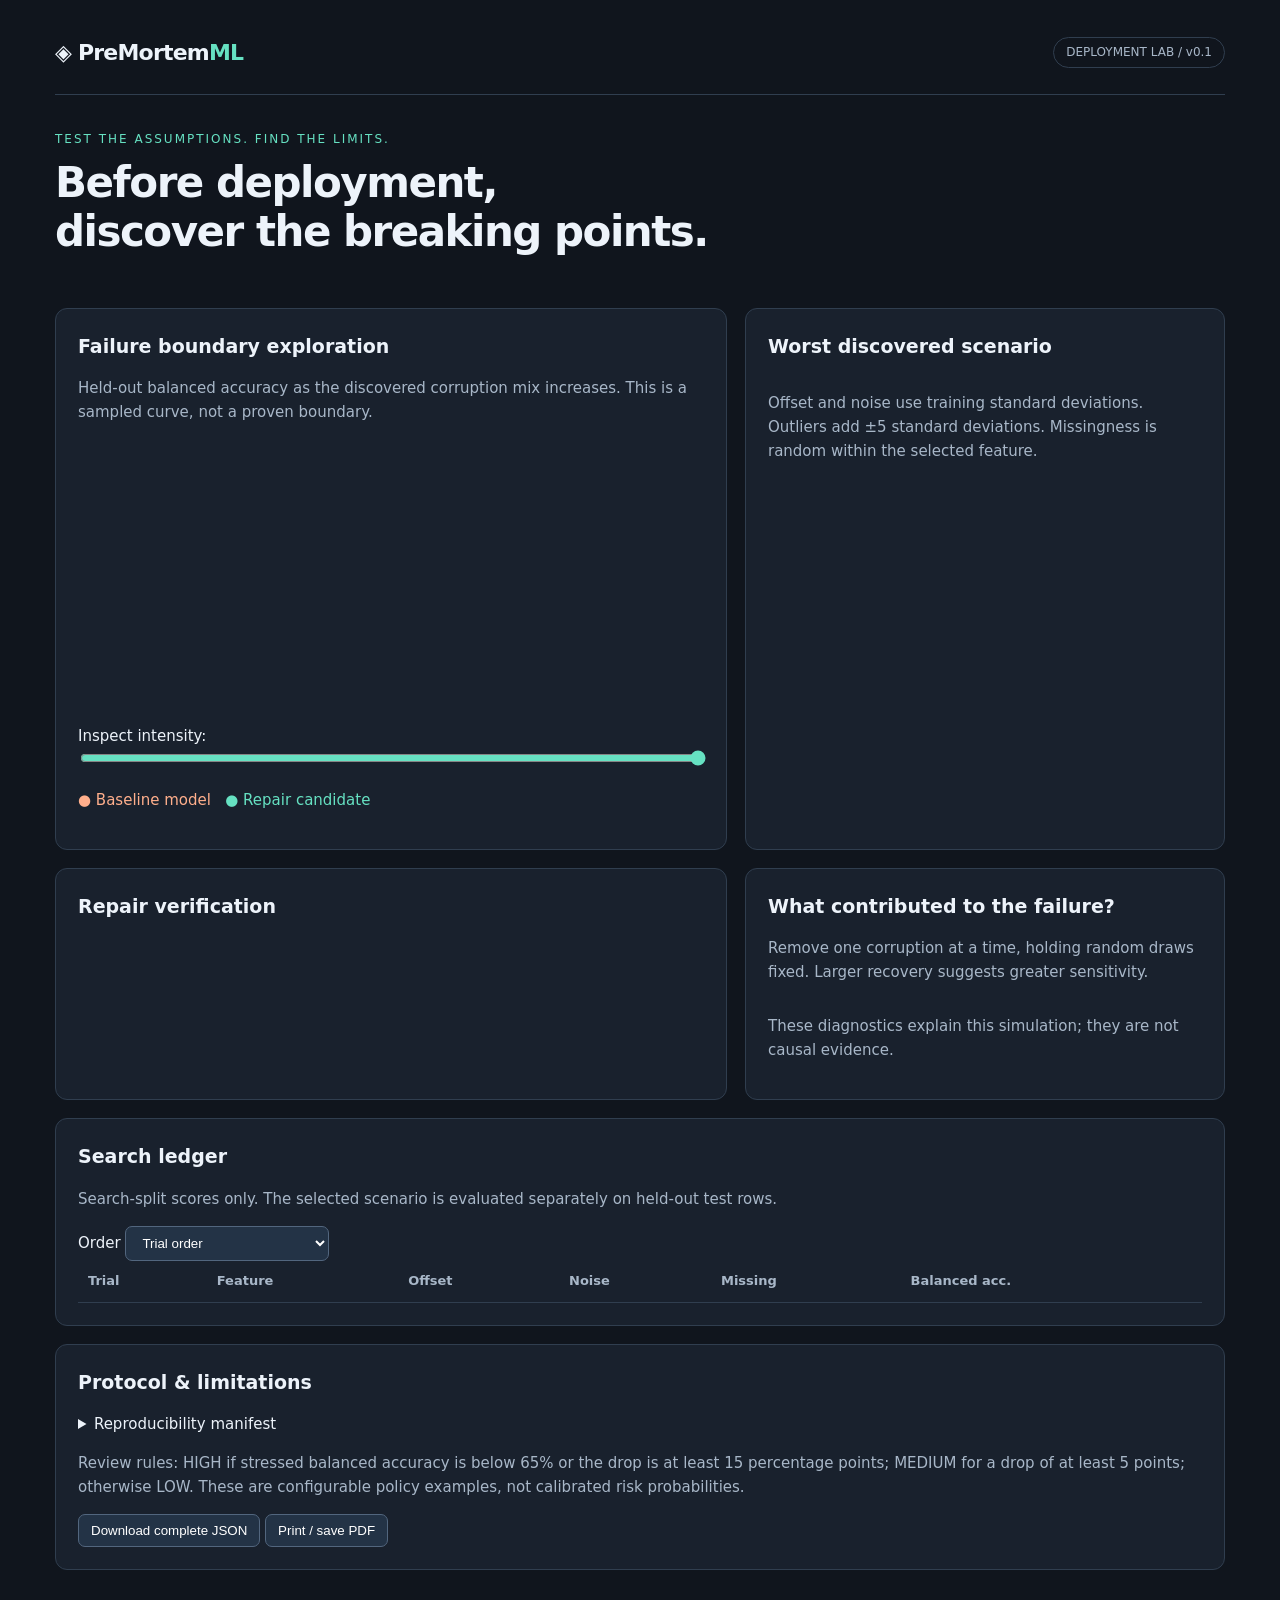
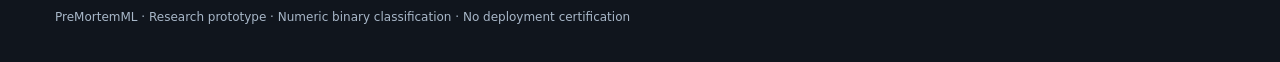
<file: premortem/dashboard.html>
<!doctype html><html lang="en"><meta charset="utf-8"><meta name="viewport" content="width=device-width,initial-scale=1"><title>PreMortemML · Deployment Lab</title>
<style>
:root{color-scheme:dark;--bg:#10151d;--panel:#19212d;--line:#303e4f;--muted:#a8b7c8;--teal:#66e1c2;--red:#ffaf8c}*{box-sizing:border-box}body{margin:0;background:var(--bg);color:#edf3fa;font:15px/1.6 system-ui,sans-serif}main{max-width:1240px;margin:auto;padding:35px}header{display:flex;justify-content:space-between;align-items:center;border-bottom:1px solid var(--line);padding-bottom:24px}.brand{font-size:22px;font-weight:750;letter-spacing:-.8px}.brand b{color:var(--teal)}.tag{padding:5px 12px;border:1px solid var(--line);border-radius:30px;color:var(--muted);font-size:12px}.eyebrow{color:var(--teal);font-size:12px;letter-spacing:2px;margin-top:35px}h1{font-size:42px;line-height:1.15;letter-spacing:-1.5px;margin:10px 0}h2{font-size:19px;margin:0 0 12px}p{color:var(--muted)}.cards{display:grid;grid-template-columns:repeat(4,1fr);gap:15px;margin:26px 0}.card,.panel{background:var(--panel);border:1px solid var(--line);border-radius:12px;padding:22px}.number{font-size:32px;font-weight:700}.label{color:var(--muted);font-size:13px}.teal{color:var(--teal)}.orange{color:var(--red)}.grid{display:grid;grid-template-columns:1.4fr 1fr;gap:18px}.panel{margin-bottom:18px}svg{width:100%;height:auto}table{width:100%;border-collapse:collapse;font-size:13px}td,th{padding:10px;text-align:left;border-bottom:1px solid var(--line)}th{color:var(--muted)}button,select{background:#233346;color:white;border:1px solid #52667e;border-radius:7px;padding:8px 12px;cursor:pointer}input{accent-color:var(--teal);width:100%}.scroll{overflow:auto;max-height:420px}li{color:var(--muted);margin-bottom:8px}footer{color:var(--muted);font-size:12px;padding-top:20px}.details{white-space:pre-wrap;color:var(--muted)}@media(max-width:800px){main{padding:18px}.cards{grid-template-columns:1fr 1fr}.grid{grid-template-columns:1fr}h1{font-size:32px}}@media print{body{background:white;color:black}.panel,.card{background:white;color:black;break-inside:avoid}button{display:none}p,li,.label{color:#333}}
</style><main><header><div class="brand">◈ PreMortem<b>ML</b></div><span class="tag">DEPLOYMENT LAB / v0.1</span></header>
<div class="eyebrow">TEST THE ASSUMPTIONS. FIND THE LIMITS.</div><h1>Before deployment,<br>discover the breaking points.</h1><p id="subtitle"></p>
<div class="cards" id="cards"></div><div class="grid"><section class="panel"><h2>Failure boundary exploration</h2><p>Held-out balanced accuracy as the discovered corruption mix increases. This is a sampled curve, not a proven boundary.</p><svg id="chart" viewBox="0 0 620 275" role="img" aria-label="Baseline and repair balanced accuracy by stress intensity"></svg><label for="intensity">Inspect intensity: <b id="intensitylabel"></b></label><input id="intensity" type="range" min="0" max="10" value="10"><div id="point" class="label"></div><p><span class="orange">● Baseline model</span> &nbsp; <span class="teal">● Repair candidate</span></p></section>
<section class="panel"><h2>Worst discovered scenario</h2><p id="feature"></p><table id="scenario"></table><p>Offset and noise use training standard deviations. Outliers add ±5 standard deviations. Missingness is random within the selected feature.</p></section></div>
<div class="grid"><section class="panel"><h2>Repair verification</h2><p id="decision"></p><table id="comparison"></table><p id="interval"></p></section><section class="panel"><h2>What contributed to the failure?</h2><p>Remove one corruption at a time, holding random draws fixed. Larger recovery suggests greater sensitivity.</p><table id="ablation"></table><p>These diagnostics explain this simulation; they are not causal evidence.</p></section></div>
<section class="panel"><h2>Search ledger</h2><p>Search-split scores only. The selected scenario is evaluated separately on held-out test rows.</p><label>Order <select id="sort"><option value="trial">Trial order</option><option value="balanced_accuracy">Lowest balanced accuracy</option></select></label><div class="scroll"><table><thead><tr><th>Trial</th><th>Feature</th><th>Offset</th><th>Noise</th><th>Missing</th><th>Balanced acc.</th></tr></thead><tbody id="ledger"></tbody></table></div></section>
<section class="panel"><h2>Protocol & limitations</h2><ul id="limits"></ul><details><summary>Reproducibility manifest</summary><pre class="details" id="manifest"></pre></details><p>Review rules: HIGH if stressed balanced accuracy is below 65% or the drop is at least 15 percentage points; MEDIUM for a drop of at least 5 points; otherwise LOW. These are configurable policy examples, not calibrated risk probabilities.</p><button id="download">Download complete JSON</button> <button onclick="window.print()">Print / save PDF</button></section><footer>PreMortemML · Research prototype · Numeric binary classification · No deployment certification</footer></main>
<script id="result" type="application/json">__RESULT_JSON__</script><script>
const r=JSON.parse(document.getElementById('result').textContent),$=id=>document.getElementById(id),pct=x=>(100*x).toFixed(1)+'%',fixed=x=>Number(x).toFixed(2);
function cell(row,value,tag='td'){const e=document.createElement(tag);e.textContent=value;row.append(e)}
function row(id,values){const tr=document.createElement('tr');values.forEach(v=>cell(tr,v));$(id).append(tr)}
$('subtitle').textContent=`${r.source} · ${r.split_rows.train} training / ${r.split_rows.search} search / ${r.split_rows.test} held-out rows · ${r.trials} ${r.backend} trials`;
[['Clean balanced accuracy',pct(r.baseline.balanced_accuracy),''],['Under discovered stress',pct(r.stressed.balanced_accuracy),'orange'],['Repair candidate',pct(r.repair_stressed.balanced_accuracy),'teal'],['Heuristic review priority',r.review_priority,'orange']].forEach(([a,b,c])=>{const d=document.createElement('div');d.className='card';const l=document.createElement('div');l.className='label';l.textContent=a;const n=document.createElement('div');n.className='number '+c;n.textContent=b;d.append(l,n);$('cards').append(d)});
$('feature').textContent='Affected feature: '+r.worst_scenario.feature;Object.entries(r.worst_scenario).filter(([k])=>k!=='feature').forEach(([k,v])=>row('scenario',[k,k==='offset'||k==='noise'?fixed(v)+' σ':pct(v)]));
row('comparison',['Metric','Clean','Stress','Repair stress']);for(const k of ['accuracy','balanced_accuracy','precision','recall','f1','roc_auc','brier'])row('comparison',[k,...[r.baseline,r.stressed,r.repair_stressed].map(m=>fixed(m[k]))]);
$('decision').textContent=r.repair_selected_on_validation?'Candidate passed the validation selection rule: better stress score, with no more than 2 points of clean-score loss. Final test results are shown here.':'Candidate did not pass the validation selection rule. Keep the baseline; the candidate remains visible for honest comparison.';
$('interval').textContent='Paired bootstrap 95% interval for repair gain: '+r.repair_delta_ci95.map(x=>(100*x).toFixed(1)).join(' to ')+' percentage points. One fixed held-out corruption realization; not total experiment uncertainty.';
r.ablations.forEach(a=>row('ablation',[a.component_removed,pct(a.balanced_accuracy),a.recovery_pp.toFixed(1)+' pp recovery']));
function ledger(){ $('ledger').replaceChildren();[...r.history].sort((a,b)=>a[$('sort').value]-b[$('sort').value]).forEach(a=>row('ledger',[a.trial,a.feature,fixed(a.offset),fixed(a.noise),pct(a.missing),pct(a.balanced_accuracy)]))} $('sort').onchange=ledger;ledger();
r.limitations.forEach(t=>{const li=document.createElement('li');li.textContent=t;$('limits').append(li)});$('manifest').textContent=JSON.stringify({seed:r.seed,backend:r.backend,trials:r.trials,data_sha256:r.data_sha256,environment:r.environment,split_rows:r.split_rows},null,2);
const ns='http://www.w3.org/2000/svg';function svg(tag,attrs,text){const e=document.createElementNS(ns,tag);Object.entries(attrs).forEach(([k,v])=>e.setAttribute(k,v));if(text)e.textContent=text;$('chart').append(e)}
for(let v=0;v<=1;v+=.25){svg('line',{x1:45,y1:235-v*210,x2:600,y2:235-v*210,stroke:'#303e4f'});svg('text',{x:0,y:240-v*210,fill:'#a8b7c8','font-size':12},Math.round(v*100)+'%')}
for(const [key,color] of [['baseline','#ffaf8c'],['repair','#66e1c2']])svg('polyline',{points:r.failure_curve.map(p=>(45+p.intensity*555)+','+(235-p[key]*210)).join(' '),fill:'none',stroke:color,'stroke-width':3});svg('text',{x:45,y:264,fill:'#a8b7c8','font-size':12},'0% intensity');svg('text',{x:505,y:264,fill:'#a8b7c8','font-size':12},'100% intensity');
function inspect(){const p=r.failure_curve[+$('intensity').value];$('intensitylabel').textContent=pct(p.intensity);$('point').textContent=`Baseline ${pct(p.baseline)} · Repair ${pct(p.repair)}`} $('intensity').oninput=inspect;inspect();
$('download').onclick=()=>{const a=document.createElement('a'),u=URL.createObjectURL(new Blob([JSON.stringify(r,null,2)],{type:'application/json'}));a.href=u;a.download='premortem-results.json';a.click();setTimeout(()=>URL.revokeObjectURL(u),1000)};
</script></html>
</file>
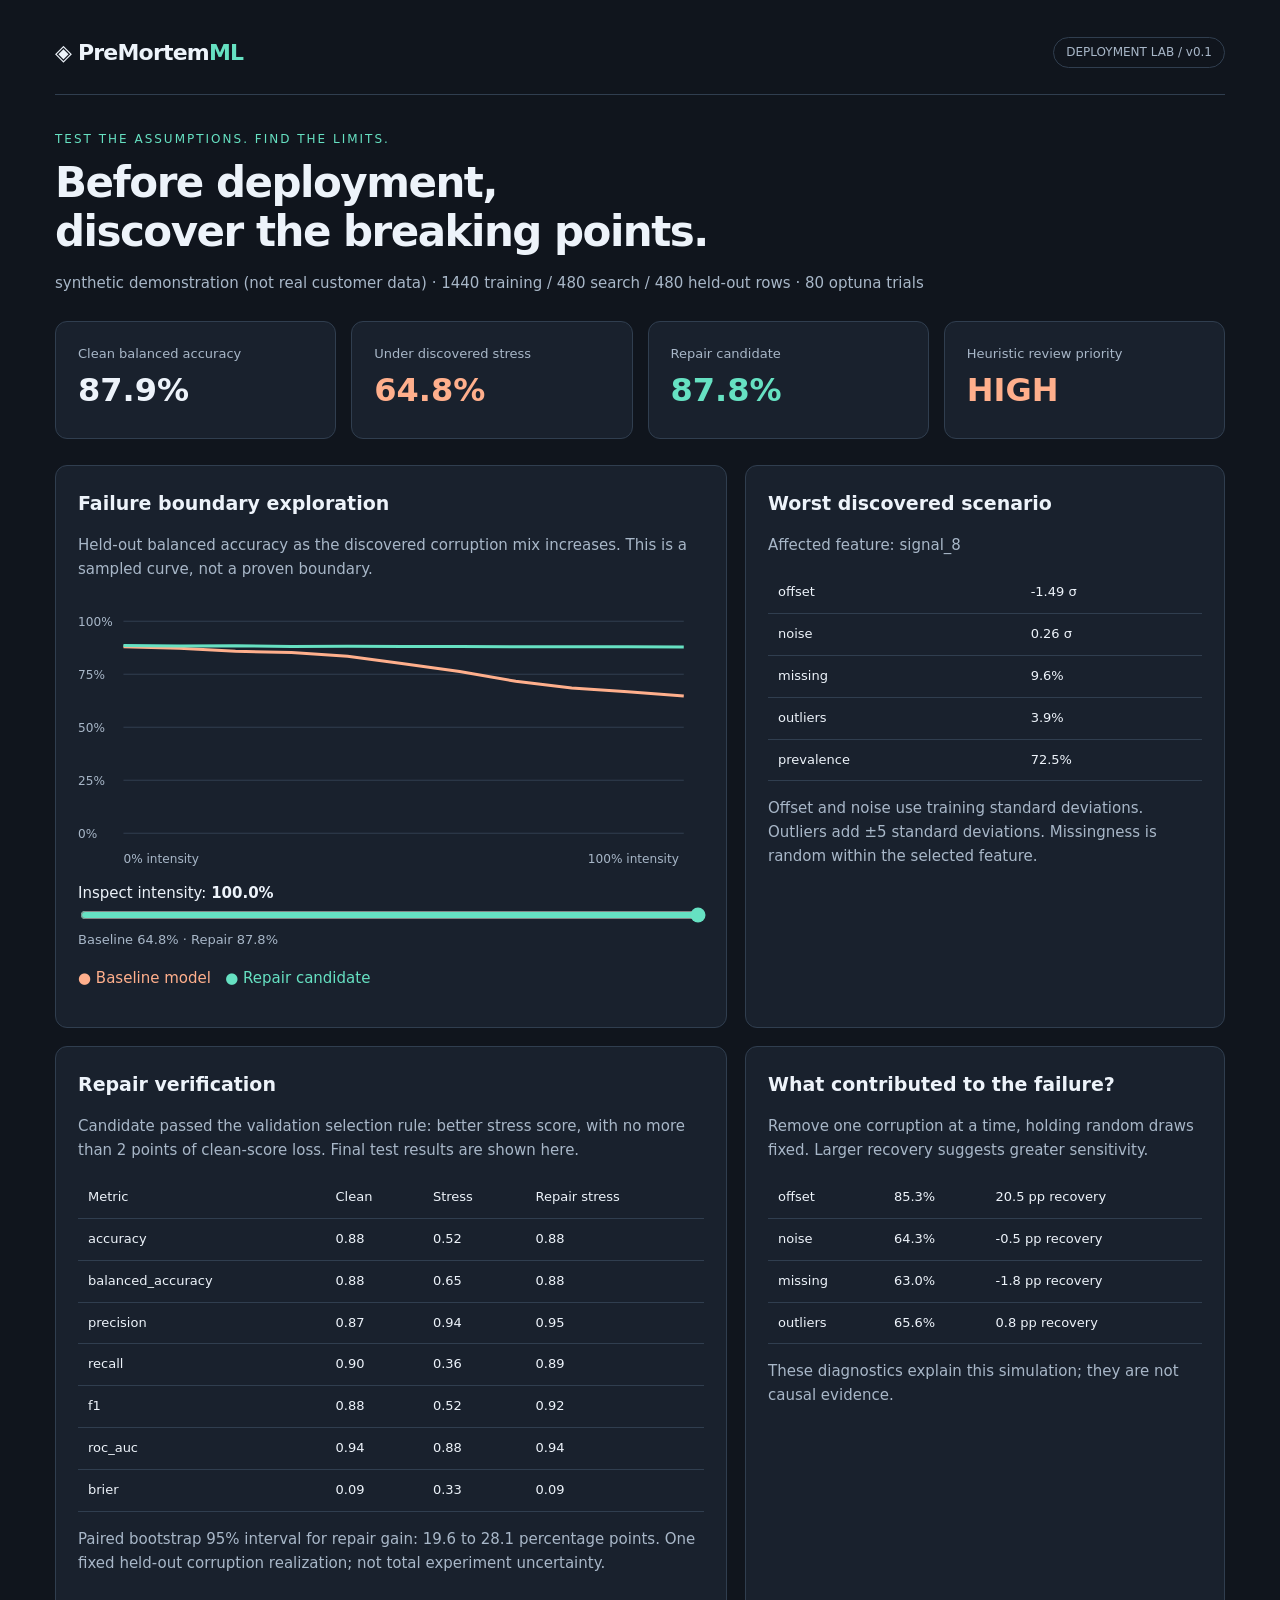
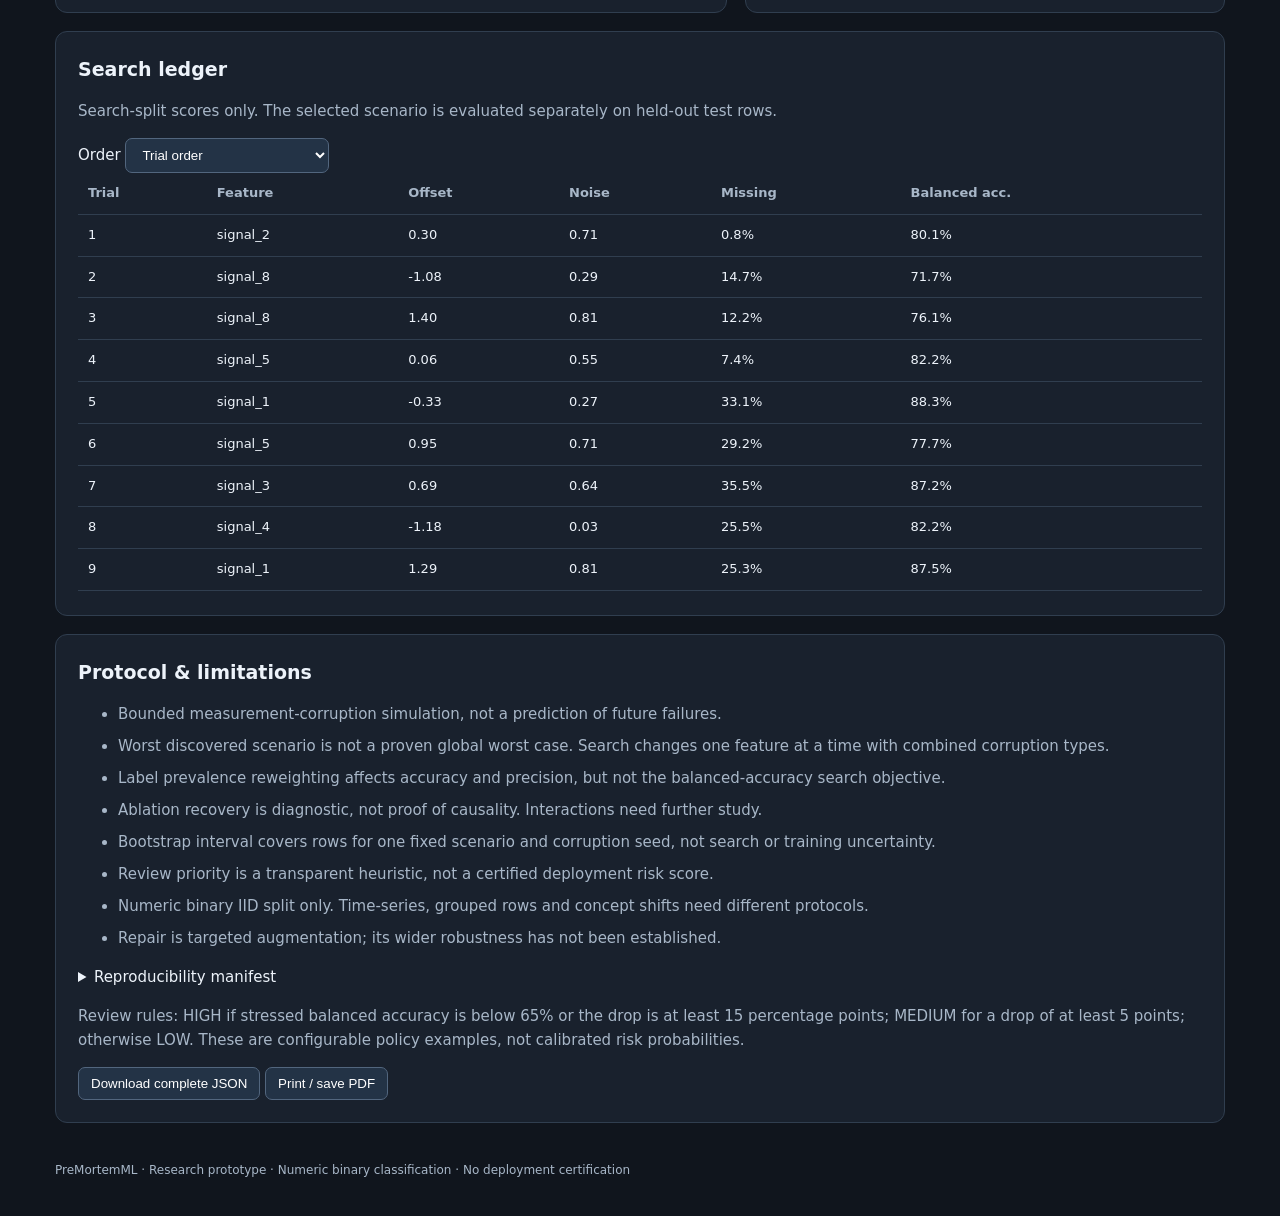
<file: reports/demo/dashboard.html>
<!doctype html><html lang="en"><meta charset="utf-8"><meta name="viewport" content="width=device-width,initial-scale=1"><title>PreMortemML · Deployment Lab</title>
<style>
:root{color-scheme:dark;--bg:#10151d;--panel:#19212d;--line:#303e4f;--muted:#a8b7c8;--teal:#66e1c2;--red:#ffaf8c}*{box-sizing:border-box}body{margin:0;background:var(--bg);color:#edf3fa;font:15px/1.6 system-ui,sans-serif}main{max-width:1240px;margin:auto;padding:35px}header{display:flex;justify-content:space-between;align-items:center;border-bottom:1px solid var(--line);padding-bottom:24px}.brand{font-size:22px;font-weight:750;letter-spacing:-.8px}.brand b{color:var(--teal)}.tag{padding:5px 12px;border:1px solid var(--line);border-radius:30px;color:var(--muted);font-size:12px}.eyebrow{color:var(--teal);font-size:12px;letter-spacing:2px;margin-top:35px}h1{font-size:42px;line-height:1.15;letter-spacing:-1.5px;margin:10px 0}h2{font-size:19px;margin:0 0 12px}p{color:var(--muted)}.cards{display:grid;grid-template-columns:repeat(4,1fr);gap:15px;margin:26px 0}.card,.panel{background:var(--panel);border:1px solid var(--line);border-radius:12px;padding:22px}.number{font-size:32px;font-weight:700}.label{color:var(--muted);font-size:13px}.teal{color:var(--teal)}.orange{color:var(--red)}.grid{display:grid;grid-template-columns:1.4fr 1fr;gap:18px}.panel{margin-bottom:18px}svg{width:100%;height:auto}table{width:100%;border-collapse:collapse;font-size:13px}td,th{padding:10px;text-align:left;border-bottom:1px solid var(--line)}th{color:var(--muted)}button,select{background:#233346;color:white;border:1px solid #52667e;border-radius:7px;padding:8px 12px;cursor:pointer}input{accent-color:var(--teal);width:100%}.scroll{overflow:auto;max-height:420px}li{color:var(--muted);margin-bottom:8px}footer{color:var(--muted);font-size:12px;padding-top:20px}.details{white-space:pre-wrap;color:var(--muted)}@media(max-width:800px){main{padding:18px}.cards{grid-template-columns:1fr 1fr}.grid{grid-template-columns:1fr}h1{font-size:32px}}@media print{body{background:white;color:black}.panel,.card{background:white;color:black;break-inside:avoid}button{display:none}p,li,.label{color:#333}}
</style><main><header><div class="brand">◈ PreMortem<b>ML</b></div><span class="tag">DEPLOYMENT LAB / v0.1</span></header>
<div class="eyebrow">TEST THE ASSUMPTIONS. FIND THE LIMITS.</div><h1>Before deployment,<br>discover the breaking points.</h1><p id="subtitle"></p>
<div class="cards" id="cards"></div><div class="grid"><section class="panel"><h2>Failure boundary exploration</h2><p>Held-out balanced accuracy as the discovered corruption mix increases. This is a sampled curve, not a proven boundary.</p><svg id="chart" viewBox="0 0 620 275" role="img" aria-label="Baseline and repair balanced accuracy by stress intensity"></svg><label for="intensity">Inspect intensity: <b id="intensitylabel"></b></label><input id="intensity" type="range" min="0" max="10" value="10"><div id="point" class="label"></div><p><span class="orange">● Baseline model</span> &nbsp; <span class="teal">● Repair candidate</span></p></section>
<section class="panel"><h2>Worst discovered scenario</h2><p id="feature"></p><table id="scenario"></table><p>Offset and noise use training standard deviations. Outliers add ±5 standard deviations. Missingness is random within the selected feature.</p></section></div>
<div class="grid"><section class="panel"><h2>Repair verification</h2><p id="decision"></p><table id="comparison"></table><p id="interval"></p></section><section class="panel"><h2>What contributed to the failure?</h2><p>Remove one corruption at a time, holding random draws fixed. Larger recovery suggests greater sensitivity.</p><table id="ablation"></table><p>These diagnostics explain this simulation; they are not causal evidence.</p></section></div>
<section class="panel"><h2>Search ledger</h2><p>Search-split scores only. The selected scenario is evaluated separately on held-out test rows.</p><label>Order <select id="sort"><option value="trial">Trial order</option><option value="balanced_accuracy">Lowest balanced accuracy</option></select></label><div class="scroll"><table><thead><tr><th>Trial</th><th>Feature</th><th>Offset</th><th>Noise</th><th>Missing</th><th>Balanced acc.</th></tr></thead><tbody id="ledger"></tbody></table></div></section>
<section class="panel"><h2>Protocol & limitations</h2><ul id="limits"></ul><details><summary>Reproducibility manifest</summary><pre class="details" id="manifest"></pre></details><p>Review rules: HIGH if stressed balanced accuracy is below 65% or the drop is at least 15 percentage points; MEDIUM for a drop of at least 5 points; otherwise LOW. These are configurable policy examples, not calibrated risk probabilities.</p><button id="download">Download complete JSON</button> <button onclick="window.print()">Print / save PDF</button></section><footer>PreMortemML · Research prototype · Numeric binary classification · No deployment certification</footer></main>
<script id="result" type="application/json">{"version": "0.1.0", "source": "synthetic demonstration (not real customer data)", "seed": 42, "trials": 80, "backend": "optuna", "data_sha256": "392f617111dd27e31de9a6b5aeb6384292ae4de8c13a109f959a78496c107fa3", "environment": {"python": "3.12.14", "sklearn": "1.8.0", "numpy": "2.3.5", "pandas": "2.2.3"}, "split_rows": {"train": 1440, "search": 480, "test": 480}, "feature_scale": {"signal_1": 1.0038607105444792, "signal_2": 1.708042377493252, "signal_3": 2.7864580464321866, "signal_4": 1.817002770370551, "signal_5": 1.8058866510197145, "signal_6": 1.937727434472272, "signal_7": 1.632739525773565, "signal_8": 1.6069831772687708}, "worst_scenario": {"feature": "signal_8", "offset": -1.4915371169608878, "noise": 0.2579619324887966, "missing": 0.09648706605439317, "outliers": 0.039113774666825786, "prevalence": 0.7252199942184229}, "baseline": {"accuracy": 0.8791666666666667, "balanced_accuracy": 0.8791666666666667, "precision": 0.8669354838709677, "recall": 0.8958333333333334, "f1": 0.8811475409836066, "roc_auc": 0.9415104166666668, "brier": 0.09237792041150913, "confusion_matrix": [[207, 33], [25, 215]]}, "stressed": {"accuracy": 0.5163506533774047, "balanced_accuracy": 0.6479166666666669, "precision": 0.9404292593901534, "recall": 0.35583333333333195, "f1": 0.5161079879722702, "roc_auc": 0.8804583333333328, "brier": 0.33313995089579035, "confusion_matrix": [[123.980738608648, 7.913664166509423], [224.23802221233592, 123.86757501250649]]}, "repair_clean": {"accuracy": 0.8854166666666666, "balanced_accuracy": 0.8854166666666666, "precision": 0.8656126482213439, "recall": 0.9125, "f1": 0.8884381338742393, "roc_auc": 0.9415798611111111, "brier": 0.09192968643396196, "confusion_matrix": [[206, 34], [21, 219]]}, "repair_stressed": {"accuracy": 0.8843391998458247, "balanced_accuracy": 0.8783333333333335, "precision": 0.9457470450334154, "recall": 0.8916666666666652, "f1": 0.9179072499367729, "roc_auc": 0.9414201388888885, "brier": 0.0931638900392, "confusion_matrix": [[114.08865840051115, 17.805744374646192], [37.711439699357996, 310.3941575254853]]}, "repair_selected_on_validation": true, "validation": {"baseline_stress": 0.6524123682702822, "repair_stress": 0.8782305248355009, "baseline_clean": 0.8769857115574924, "repair_clean": 0.8810830049132797}, "repair_delta_ci95": [0.1958333333333333, 0.2812499999999999], "drop_pp": 23.12499999999997, "review_priority": "HIGH", "history": [{"trial": 1, "feature": "signal_2", "offset": 0.3033450352296265, "noise": 0.7080725777960455, "missing": 0.008233797718320978, "outliers": 0.09699098521619944, "prevalence": 0.6994655844802531, "accuracy": 0.7892339669722831, "balanced_accuracy": 0.8008154076749019, "precision": 0.9134595132956213, "recall": 0.7717842323651478, "f1": 0.8366285100786154, "roc_auc": 0.8592163058386437, "brier": 0.161583822532808, "confusion_matrix": [[119.71077973840922, 24.545739711068887], [76.62195614223516, 259.12152440828737]]}, {"trial": 2, "feature": "signal_8", "offset": -1.0815184180438746, "noise": 0.29214464853521815, "missing": 0.1465447373174767, "outliers": 0.0456069984217036, "prevalence": 0.6711055768358083, "accuracy": 0.6593154847535714, "balanced_accuracy": 0.7173735655132903, "precision": 0.9081808846795996, "recall": 0.5477178423236534, "f1": 0.6832200839940935, "roc_auc": 0.8614732894668324, "brier": 0.22825653910293472, "confusion_matrix": [[140.0347133940933, 17.834609724719353], [145.69395759356667, 176.43671928762208]]}, {"trial": 3, "feature": "signal_8", "offset": 1.396896099223678, "noise": 0.8083973481164611, "missing": 0.12184550766934828, "outliers": 0.009767211400638388, "prevalence": 0.6105398159072942, "accuracy": 0.8046510035086235, "balanced_accuracy": 0.7609825402061379, "precision": 0.7749340589956306, "recall": 0.9585062240663902, "f1": 0.8569431211000968, "roc_auc": 0.8753219095238922, "brier": 0.15314872180866787, "confusion_matrix": [[105.33349916214458, 81.60738920235457], [12.160129113506278, 280.89898252199384]]}, {"trial": 4, "feature": "signal_5", "offset": 0.06020406353343244, "noise": 0.5467102793432796, "missing": 0.07394178221021082, "outliers": 0.09695846277645587, "prevalence": 0.6650796940166688, "accuracy": 0.8224493646362743, "balanced_accuracy": 0.8215159985416417, "precision": 0.900300083161591, "recall": 0.8243430152143846, "f1": 0.8606456190427035, "roc_auc": 0.8659814695856993, "brier": 0.13982005297526343, "confusion_matrix": [[131.61387087010294, 29.14787600189658], [56.07642897269179, 263.1618241553097]]}, {"trial": 5, "feature": "signal_1", "offset": -0.3339681309315541, "noise": 0.2713490317738959, "missing": 0.3314950036607718, "outliers": 0.035675332669358926, "prevalence": 0.3685607058124285, "accuracy": 0.8780108806381824, "balanced_accuracy": 0.8832502879100913, "precision": 0.7941148959303236, "recall": 0.9031811894882433, "f1": 0.8451423997251927, "roc_auc": 0.9274813798850673, "brier": 0.10219726713944853, "confusion_matrix": [[261.66421630266615, 41.426644907368704], [17.128132386303722, 159.78100640366242]]}, {"trial": 6, "feature": "signal_5", "offset": 0.9463842853645024, "noise": 0.7068573438476171, "missing": 0.29160286721639495, "outliers": 0.07712703466859458, "prevalence": 0.24442679104045423, "accuracy": 0.8353139352631315, "balanced_accuracy": 0.7768653390973225, "precision": 0.663259274135421, "recall": 0.6625172890733032, "f1": 0.662865161109197, "roc_auc": 0.8641700955456391, "brier": 0.12333511320364454, "confusion_matrix": [[323.22094093733773, 39.4541993632432], [39.59511171045363, 77.72974798896446]]}, {"trial": 7, "feature": "signal_3", "offset": 0.6888185350141924, "noise": 0.6375574713552131, "missing": 0.3548850970305306, "outliers": 0.04722149251619493, "prevalence": 0.27175654756298107, "accuracy": 0.8547021537478535, "balanced_accuracy": 0.8720637511067902, "precision": 0.6717912344543793, "recall": 0.9100968188105117, "f1": 0.7729807838083008, "roc_auc": 0.9242174343304569, "brier": 0.11307430849284487, "confusion_matrix": [[291.5411444735316, 58.01571269623787], [11.727253504792543, 118.71588932543875]]}, {"trial": 8, "feature": "signal_4", "offset": -1.1763257190200866, "noise": 0.03142918568673425, "missing": 0.25456416450551217, "outliers": 0.03143559810763267, "prevalence": 0.5051424146988217, "accuracy": 0.8210352181799144, "balanced_accuracy": 0.8218632267921316, "precision": 0.8857838940037889, "recall": 0.7413554633471646, "f1": 0.8071372728722047, "roc_auc": 0.9125100551514201, "brier": 0.12686867419745596, "confusion_matrix": [[214.34166205178997, 23.18997889277489], [62.713116380866076, 179.75524267456797]]}, {"trial": 9, "feature": "signal_1", "offset": 1.2890929570277194, "noise": 0.808120379564417, "missing": 0.2533615026041694, "outliers": 0.08714605901877177, "prevalence": 0.6822032461394687, "accuracy": 0.8911985650503617, "balanced_accuracy": 0.8748126414231727, "precision": 0.9206670041271713, "recall": 0.9197786998616863, "f1": 0.9202123780862124, "roc_auc": 0.924610959681012, "brier": 0.09167963083669835, "confusion_matrix": [[126.58682413189337, 25.955617721161374], [26.26907105466503, 301.18848709227996]]}, {"trial": 10, "feature": "signal_5", "offset": -0.21867663412123095, "noise": 0.8180147659224931, "missing": 0.3442922333025374, "outliers": 0.0006952130531190704, "prevalence": 0.5064483815465395, "accuracy": 0.8236781541613832, "balanced_accuracy": 0.8235791130633053, "precision": 0.8224441676985883, "recall": 0.8312586445366531, "f1": 0.8267994018503789, "roc_auc": 0.8888348756054795, "brier": 0.1318770854955437, "confusion_matrix": [[193.29050831482837, 43.614268542833], [41.02021745970313, 202.07500568263495]]}, {"trial": 11, "feature": "signal_8", "offset": -0.4133417175844788, "noise": 0.3024920286500051, "missing": 0.01862662071568036, "outliers": 0.04126924794549576, "prevalence": 0.7921165348463683, "accuracy": 0.7953235518718946, "balanced_accuracy": 0.8245137357708755, "precision": 0.9592058047230524, "recall": 0.7745504840940552, "f1": 0.8570347569654185, "roc_auc": 0.8941011707379186, "brier": 0.15274146103386355, "confusion_matrix": [[87.25886704691344, 12.525196226829683], [85.71949887466106, 294.4964378515958]]}, {"trial": 12, "feature": "signal_8", "offset": -0.17510906305341878, "noise": 0.3284058501538285, "missing": 0.1299800045804882, "outliers": 0.01179895881286444, "prevalence": 0.5582573169527077, "accuracy": 0.8486981152390684, "balanced_accuracy": 0.8471674855466237, "precision": 0.8675733577786433, "recall": 0.8603042876901794, "f1": 0.8639229072690086, "roc_auc": 0.9038351360266668, "brier": 0.11939241383993056, "confusion_matrix": [[176.84493687851378, 35.19155098418595], [37.433353701061215, 230.5301584362381]]}, {"trial": 13, "feature": "signal_8", "offset": -1.1718209605512033, "noise": 0.9604002677056827, "missing": 0.19785368024689126, "outliers": 0.006465493272358791, "prevalence": 0.6200414768749869, "accuracy": 0.6641544058892777, "balanced_accuracy": 0.7048733484956337, "precision": 0.8741761830002246, "recall": 0.535269709543569, "f1": 0.663927244307689, "roc_auc": 0.8437762229668347, "brier": 0.2392662061596985, "confusion_matrix": [[159.48719263557092, 22.892898464435945], [138.31298670871038, 159.30692219128244]]}, {"trial": 14, "feature": "signal_8", "offset": -1.1067401317390093, "noise": 0.8956656429601672, "missing": 0.1690752207063661, "outliers": 0.03725553574748859, "prevalence": 0.6337338965109652, "accuracy": 0.6655004446729604, "balanced_accuracy": 0.7090111518139786, "precision": 0.8801269226972774, "recall": 0.5463347164591957, "f1": 0.6740835319837594, "roc_auc": 0.8358941416806994, "brier": 0.24244625986952317, "confusion_matrix": [[153.2494156857886, 22.558313988948072], [138.001472568031, 166.19079775723273]]}, {"trial": 15, "feature": "signal_8", "offset": -0.6912210568671087, "noise": 0.9462992937716492, "missing": 0.17410485405272544, "outliers": 0.04209867745090903, "prevalence": 0.6519577782233448, "accuracy": 0.7240837606363909, "balanced_accuracy": 0.7503602493098839, "precision": 0.8839681659858801, "recall": 0.6639004149377594, "f1": 0.7582875475266483, "roc_auc": 0.8405354259622562, "brier": 0.2050946919572374, "confusion_matrix": [[139.79938615296626, 27.2608802998284], [105.17891459470398, 207.7608189525017]]}, {"trial": 16, "feature": "signal_8", "offset": -1.265128515307099, "noise": 0.5939668234538822, "missing": 0.195118597361185, "outliers": 0.011938064077459253, "prevalence": 0.6718194443962284, "accuracy": 0.6306978706095004, "balanced_accuracy": 0.6980387390984796, "precision": 0.9060473290564062, "recall": 0.5020746887966788, "f1": 0.64537933042149, "roc_auc": 0.8605704960155545, "brier": 0.25242506226499833, "confusion_matrix": [[140.82927942561804, 16.697387264191896], [160.56763484324765, 161.90569846694135]]}, {"trial": 17, "feature": "signal_8", "offset": -1.2968523410600608, "noise": 0.7202883143688521, "missing": 0.37675362552417735, "outliers": 0.008378809032351544, "prevalence": 0.7357519897379315, "accuracy": 0.6625736855717292, "balanced_accuracy": 0.7255565779498486, "precision": 0.9210142895075514, "recall": 0.5919778699861687, "f1": 0.7204074685713359, "roc_auc": 0.8491408994369115, "brier": 0.2372517789626087, "confusion_matrix": [[108.97189912732007, 17.867145798472922], [144.09748512709686, 209.06346994711]]}, {"trial": 18, "feature": "signal_8", "offset": -1.238190796784034, "noise": 0.9306858126704997, "missing": 0.03801521786037787, "outliers": 0.0023291170394914044, "prevalence": 0.6754781396413935, "accuracy": 0.6074851863776748, "balanced_accuracy": 0.6891641637296946, "precision": 0.9238446359119384, "recall": 0.45643153526971125, "f1": 0.6109003212761849, "roc_auc": 0.8639270357702972, "brier": 0.2828193517296585, "confusion_matrix": [[143.6043177888126, 12.16617518331847], [176.24093535539757, 147.9885716724714]]}, {"trial": 19, "feature": "signal_8", "offset": -1.2367604381100397, "noise": 0.4657437894408948, "missing": 0.04779367977606014, "outliers": 0.01961177156055296, "prevalence": 0.661389680114098, "accuracy": 0.6091156272763132, "balanced_accuracy": 0.6878215478277977, "precision": 0.9269917646309366, "recall": 0.4439834024896265, "f1": 0.5997984889721412, "roc_auc": 0.8879668049792534, "brier": 0.25947932939901813, "confusion_matrix": [[151.42540162931024, 11.107551915922476], [176.51694699144738, 140.9500994633197]]}, {"trial": 20, "feature": "signal_8", "offset": -0.7980817448844876, "noise": 0.239717557997702, "missing": 0.03609748706101485, "outliers": 0.00430369961130634, "prevalence": 0.5984280111110507, "accuracy": 0.7500979918067806, "balanced_accuracy": 0.7776668576422044, "precision": 0.9203375179324369, "recall": 0.6376210235131399, "f1": 0.7533146865189142, "roc_auc": 0.9107797010364767, "brier": 0.1662554991856807, "confusion_matrix": [[176.893301214346, 15.861253452350129], [104.09171048039501, 183.15373485290874]]}, {"trial": 21, "feature": "signal_2", "offset": -1.3942913392588803, "noise": 0.7377029294987382, "missing": 0.04626805996378089, "outliers": 0.020578824606928527, "prevalence": 0.6630481714421105, "accuracy": 0.8303903466093184, "balanced_accuracy": 0.7770968245976487, "precision": 0.8273009121696108, "recall": 0.9405255878284926, "f1": 0.880284812243195, "roc_auc": 0.889158955305937, "brier": 0.13134284668778737, "confusion_matrix": [[99.25275619445769, 62.48412151332923], [18.92851211419801, 299.3346101780142]]}, {"trial": 22, "feature": "signal_8", "offset": -1.1378377767834797, "noise": 0.7132379274137736, "missing": 0.17031884769244865, "outliers": 0.006375039159098725, "prevalence": 0.6263731391425671, "accuracy": 0.6665271234071607, "balanced_accuracy": 0.7118584234680002, "precision": 0.8911501938657516, "recall": 0.532503457814661, "f1": 0.6661921118680825, "roc_auc": 0.8618031563047972, "brier": 0.22999352872608983, "confusion_matrix": [[159.83100524713035, 19.509887964438338], [140.55709280012482, 160.1020139883077]]}, {"trial": 23, "feature": "signal_8", "offset": -1.3249908030269977, "noise": 0.5684967461641461, "missing": 0.20081368805181735, "outliers": 0.009624525796228408, "prevalence": 0.7361047655824642, "accuracy": 0.5981797905195024, "balanced_accuracy": 0.6953014230571132, "precision": 0.9322758203652691, "recall": 0.4896265560165962, "f1": 0.641346131459549, "roc_auc": 0.8619478347424998, "brier": 0.27682728104737775, "confusion_matrix": [[114.12640765437821, 12.54330486603852], [180.3303956846003, 172.99989179498243]]}, {"trial": 24, "feature": "signal_8", "offset": -1.2413522407649344, "noise": 0.6184387059312313, "missing": 0.09498592335284553, "outliers": 0.01221827884747936, "prevalence": 0.7308494376261685, "accuracy": 0.59701941422423, "balanced_accuracy": 0.6974339832288755, "precision": 0.938571797194962, "recall": 0.479944674965423, "f1": 0.634751313512027, "roc_auc": 0.8740140164470459, "brier": 0.2815056202179199, "confusion_matrix": [[118.20101684835771, 10.991253091081992], [182.43942808128773, 168.36830197927347]]}, {"trial": 25, "feature": "signal_8", "offset": -1.1422539780909668, "noise": 0.9417507735700664, "missing": 0.08725184384612564, "outliers": 0.02639241064801876, "prevalence": 0.7217424574841952, "accuracy": 0.6103554672468142, "balanced_accuracy": 0.6966440389590095, "precision": 0.922637626452265, "recall": 0.5020746887966813, "f1": 0.6500187280327377, "roc_auc": 0.8455818098693841, "brier": 0.2807206265279016, "confusion_matrix": [[119.0336868067605, 14.529933600825283], [172.4994421207042, 173.93693747171008]]}, {"trial": 26, "feature": "signal_8", "offset": -1.3243110122131734, "noise": 0.30024545044072726, "missing": 0.09043549135414718, "outliers": 0.03019525992124095, "prevalence": 0.7420271741881239, "accuracy": 0.5474122528295481, "balanced_accuracy": 0.6691030515576082, "precision": 0.9378967744989919, "recall": 0.41770401106500615, "f1": 0.5776863007038595, "roc_auc": 0.8737825309467171, "brier": 0.29694178376491237, "confusion_matrix": [[113.98297240892907, 9.843983980771174], [207.39813466104553, 148.7749089492538]]}, {"trial": 27, "feature": "signal_8", "offset": -1.3479495460274784, "noise": 0.47343763956992546, "missing": 0.01821006301888907, "outliers": 0.039796158636448975, "prevalence": 0.6947602272456118, "accuracy": 0.567200111200257, "balanced_accuracy": 0.6740597348333598, "precision": 0.9461436454275544, "recall": 0.3997233748271114, "f1": 0.5614230832365826, "roc_auc": 0.8855882914633941, "brier": 0.29801115492980995, "confusion_matrix": [[138.95434006559643, 7.560750856510367], [200.1831957673659, 133.30171331052748]]}, {"trial": 28, "feature": "signal_8", "offset": -1.3168851527163465, "noise": 0.4650733331763787, "missing": 0.14804100238496584, "outliers": 0.03403025293887225, "prevalence": 0.730590182192787, "accuracy": 0.574175260320438, "balanced_accuracy": 0.6773207868192159, "precision": 0.9255457633409355, "recall": 0.4536652835408041, "f1": 0.6082845078702531, "roc_auc": 0.8542625161316467, "brier": 0.28744441475065435, "confusion_matrix": [[116.51129191863443, 12.805420628828193], [191.590454417361, 159.09283303517591]]}, {"trial": 29, "feature": "signal_8", "offset": -0.9929083767396769, "noise": 0.3193628755744532, "missing": 0.08748594136560187, "outliers": 0.016896236560002994, "prevalence": 0.7719422319620433, "accuracy": 0.6469546287382393, "balanced_accuracy": 0.7388988234749446, "precision": 0.9545561294379005, "recall": 0.5698478561549098, "f1": 0.7134813734056472, "roc_auc": 0.8896450748566239, "brier": 0.23546725531220944, "confusion_matrix": [[99.39120133403195, 10.076527324187547], [159.38525088145784, 211.1470204603236]]}, {"trial": 30, "feature": "signal_8", "offset": -0.7531473023601899, "noise": 0.26422485551284647, "missing": 0.08928175496325517, "outliers": 0.05553035866610194, "prevalence": 0.7611656498118969, "accuracy": 0.7085428110167129, "balanced_accuracy": 0.7664340237388383, "precision": 0.9444742936805706, "recall": 0.6556016597510402, "f1": 0.7739524866998767, "roc_auc": 0.8726540391326241, "brier": 0.19856393535191366, "confusion_matrix": [[100.57024687418665, 14.070241216102474], [125.82920949587515, 239.53030241383536]]}, {"trial": 31, "feature": "signal_8", "offset": -0.8111407384388334, "noise": 0.44598896649139375, "missing": 0.004868725661582991, "outliers": 0.04392722198396201, "prevalence": 0.6960193709372996, "accuracy": 0.7015047667572386, "balanced_accuracy": 0.7596457114417494, "precision": 0.9383617155252341, "recall": 0.6113416320885211, "f1": 0.7402696401027157, "roc_auc": 0.8835917290230735, "brier": 0.2069249149204969, "confusion_matrix": [[132.47959131033863, 13.431110639757811], [129.8466013167678, 204.24269673313597]]}, {"trial": 32, "feature": "signal_8", "offset": -1.3777591169092702, "noise": 0.345909098441295, "missing": 0.05869863084285777, "outliers": 0.03785500216729811, "prevalence": 0.6106436073362123, "accuracy": 0.5947102617684857, "balanced_accuracy": 0.6560154400828716, "precision": 0.8982610720289891, "recall": 0.3789764868603036, "f1": 0.5327486469036321, "roc_auc": 0.8782559882405375, "brier": 0.2674603250082101, "confusion_matrix": [[174.37953251352283, 12.511535965095769], [182.0275383860313, 111.08139313535067]]}, {"trial": 33, "feature": "signal_8", "offset": -1.1359718375349765, "noise": 0.45872201964039533, "missing": 0.029515981499710527, "outliers": 0.031491562642216295, "prevalence": 0.7505886437887598, "accuracy": 0.5946838474093844, "balanced_accuracy": 0.7071853099301492, "precision": 0.9549532134572475, "recall": 0.48271092669432963, "f1": 0.6411594994097208, "roc_auc": 0.885177404700313, "brier": 0.2730455509150926, "confusion_matrix": [[111.53592364793843, 8.181527333456584], [186.37022591003839, 173.91232310856526]]}, {"trial": 34, "feature": "signal_8", "offset": -1.4913108709782834, "noise": 0.46462278634776855, "missing": 0.110130929134066, "outliers": 0.031211206206922887, "prevalence": 0.6565353895495929, "accuracy": 0.5727149666615956, "balanced_accuracy": 0.6559691429828064, "precision": 0.9058245413854347, "recall": 0.3900414937759337, "f1": 0.5445624111928775, "roc_auc": 0.8603621590652617, "brier": 0.29786143292863515, "confusion_matrix": [[151.98668285035592, 12.876330165839533], [192.22048583659418, 122.9165011472099]]}, {"trial": 35, "feature": "signal_8", "offset": -1.2408442834783062, "noise": 0.5787475391654864, "missing": 0.07168828472384474, "outliers": 0.04258073679777747, "prevalence": 0.6555260815865331, "accuracy": 0.6221038255441729, "balanced_accuracy": 0.691907266908569, "precision": 0.9136833788505573, "recall": 0.4674965421853406, "f1": 0.6183193232461713, "roc_auc": 0.8670810257122527, "brier": 0.26345752487953306, "confusion_matrix": [[151.5108715632784, 13.836609275185277], [167.55355446361207, 147.09896469792437]]}, {"trial": 36, "feature": "signal_8", "offset": -1.433253665546772, "noise": 0.4094655368073077, "missing": 0.09038406634640526, "outliers": 0.045506980757725114, "prevalence": 0.791248637834757, "accuracy": 0.5010670117946049, "balanced_accuracy": 0.6559691429828062, "precision": 0.9498104735905587, "recall": 0.3900414937759344, "f1": 0.5526997778082058, "roc_auc": 0.8612823139290618, "brier": 0.33937676511024684, "confusion_matrix": [[92.37466134977443, 7.825992489542163], [231.66184184904805, 148.1375043116358]]}, {"trial": 37, "feature": "signal_8", "offset": -1.3286178103776172, "noise": 0.2683532684935553, "missing": 0.07471565539155174, "outliers": 0.03438997345469444, "prevalence": 0.6495253247087159, "accuracy": 0.5878710949442103, "balanced_accuracy": 0.6663715226537495, "precision": 0.9130234972282233, "recall": 0.4038727524204684, "f1": 0.5597379303438479, "roc_auc": 0.881253725469771, "brier": 0.2681338235326927, "confusion_matrix": [[156.26184685790534, 11.965997281911621], [185.85587714486758, 125.91627871531601]]}, {"trial": 38, "feature": "signal_8", "offset": -1.3922164548257479, "noise": 0.4531821648255753, "missing": 0.10810641983373057, "outliers": 0.0510995952046048, "prevalence": 0.6065122765527657, "accuracy": 0.6128048963916544, "balanced_accuracy": 0.665616301208933, "precision": 0.8819246409446029, "recall": 0.4177040110650081, "f1": 0.5662825751631523, "roc_auc": 0.8562069943343936, "brier": 0.2664298899553795, "confusion_matrix": [[172.54189714338983, 16.332210111282695], [169.5214396207232, 121.60445312460432]]}, {"trial": 39, "feature": "signal_8", "offset": -1.0805677981329243, "noise": 0.3066744254453742, "missing": 0.1617943085249664, "outliers": 0.05122667466482144, "prevalence": 0.5634928814001312, "accuracy": 0.6932239328943508, "balanced_accuracy": 0.7145899523718583, "precision": 0.8576042312647806, "recall": 0.5463347164591952, "f1": 0.6673769198853318, "roc_auc": 0.8583077252498588, "brier": 0.2052041953197863, "confusion_matrix": [[184.9767404677597, 24.546676460176723], [122.70583575053456, 147.7707473215281]]}, {"trial": 40, "feature": "signal_8", "offset": -1.0221564052404506, "noise": 0.4600850586648245, "missing": 0.12706394320858136, "outliers": 0.047074627873062526, "prevalence": 0.5771094623290176, "accuracy": 0.7033910772125239, "balanced_accuracy": 0.7277412223591845, "precision": 0.8717091877917698, "recall": 0.5698478561549093, "f1": 0.6890632198789777, "roc_auc": 0.8613228238916185, "brier": 0.2058911661709102, "confusion_matrix": [[179.77271392205736, 23.21474416001375], [119.15753877797454, 157.85500313995365]]}, {"trial": 41, "feature": "signal_8", "offset": -0.973630660180506, "noise": 0.4355558812783652, "missing": 0.07730943320843564, "outliers": 0.04716127674403176, "prevalence": 0.7349620752636207, "accuracy": 0.6590880428306741, "balanced_accuracy": 0.7382014734052097, "precision": 0.9441387487250781, "recall": 0.5698478561549102, "f1": 0.710645270082798, "roc_auc": 0.8744712003101909, "brier": 0.23494380686246955, "confusion_matrix": [[115.33031034553788, 11.887893527924627], [151.74984591335155, 201.03195021318598]]}, {"trial": 42, "feature": "signal_8", "offset": -1.2015582772435787, "noise": 0.38229616728090743, "missing": 0.08179711490667893, "outliers": 0.05044443314774483, "prevalence": 0.6450210982697289, "accuracy": 0.6303872688393725, "balanced_accuracy": 0.6946735186374764, "precision": 0.9110517068484766, "recall": 0.4730290456431536, "f1": 0.6224696978193746, "roc_auc": 0.8706169667297466, "brier": 0.24793854251269756, "confusion_matrix": [[156.1313060664693, 14.258566764061095], [163.15554419303996, 146.45458297642958]]}, {"trial": 43, "feature": "signal_8", "offset": -1.2885474495881126, "noise": 0.235584492484152, "missing": 0.016339678551430148, "outliers": 0.0217608754004496, "prevalence": 0.5998398839295791, "accuracy": 0.625117896544129, "balanced_accuracy": 0.6803185240484503, "precision": 0.9332889757215583, "recall": 0.4038727524204717, "f1": 0.5632689104470133, "roc_auc": 0.9079092808324217, "brier": 0.2431251186655209, "confusion_matrix": [[183.77227757275978, 8.304578141043047], [171.63883151777475, 116.28431276842313]]}, {"trial": 44, "feature": "signal_8", "offset": -1.2826797215970807, "noise": 0.3653212669891138, "missing": 0.05258964495956058, "outliers": 0.04553060737992716, "prevalence": 0.5472339241454985, "accuracy": 0.6502759174448438, "balanced_accuracy": 0.6739613534957204, "precision": 0.8711173368185731, "recall": 0.4232365145228192, "f1": 0.5692244518310795, "roc_auc": 0.874997829823435, "brier": 0.233025455743902, "confusion_matrix": [[200.95993860521241, 16.36777780494934], [151.49978182152572, 111.17250176831362]]}, {"trial": 45, "feature": "signal_8", "offset": -1.3434827679351793, "noise": 0.35034114117121706, "missing": 0.14769221407341465, "outliers": 0.028307111459476765, "prevalence": 0.637521056802214, "accuracy": 0.6040961748342027, "balanced_accuracy": 0.6690393930450184, "precision": 0.8898344305451346, "recall": 0.43291839557399925, "f1": 0.5815209576622308, "roc_auc": 0.8588054190755628, "brier": 0.26098405116846085, "confusion_matrix": [[157.48875925379957, 16.501133481137703], [173.53270259844484, 132.47740466661787]]}, {"trial": 46, "feature": "signal_8", "offset": -1.4067750504138143, "noise": 0.4172796253602135, "missing": 0.13708203785338646, "outliers": 0.0557158159589222, "prevalence": 0.6725419803321073, "accuracy": 0.5792363283199555, "balanced_accuracy": 0.660705915033247, "precision": 0.8942537576593738, "recall": 0.4246196403872757, "f1": 0.5752686426194883, "roc_auc": 0.8447831848932564, "brier": 0.2874412189300323, "confusion_matrix": [[140.95766135327517, 16.222188087313185], [185.7443743191079, 137.0757762403032]]}, {"trial": 47, "feature": "signal_4", "offset": -1.4791682403922022, "noise": 0.5166774485682362, "missing": 0.06028621730829119, "outliers": 0.04897608392572647, "prevalence": 0.6899435008953251, "accuracy": 0.7326213380689985, "balanced_accuracy": 0.7831935739625107, "precision": 0.9453544906887581, "recall": 0.6500691562932208, "f1": 0.7703408425744661, "roc_auc": 0.9077877509447498, "brier": 0.17939836078788676, "confusion_matrix": [[136.3729673049519, 12.454152265292384], [115.8876054615884, 215.28527496816744]]}, {"trial": 48, "feature": "signal_8", "offset": -1.1605719087348274, "noise": 0.5780135308224658, "missing": 0.11985185620445467, "outliers": 0.04959848570604387, "prevalence": 0.6116064448831185, "accuracy": 0.655447201980397, "balanced_accuracy": 0.6987245148931983, "precision": 0.8806547120248632, "recall": 0.5048409405255888, "f1": 0.6412016684889508, "roc_auc": 0.8537300994808933, "brier": 0.23742757453807753, "confusion_matrix": [[166.40794997476408, 20.02095648133883], [145.36438656807059, 148.20670697582614]]}, {"trial": 49, "feature": "signal_8", "offset": -1.3927900529831876, "noise": 0.3751802128901613, "missing": 0.11944918077955582, "outliers": 0.04642898785570674, "prevalence": 0.7583621036154379, "accuracy": 0.529535496141786, "balanced_accuracy": 0.6579801732668974, "precision": 0.9322023979897572, "recall": 0.4094052558782865, "f1": 0.5683473321981077, "roc_auc": 0.8566468167850146, "brier": 0.3146763106061454, "confusion_matrix": [[105.14787123010272, 10.838319034487478], [214.9846428174549, 149.029166917955]]}, {"trial": 50, "feature": "signal_8", "offset": -1.2887577978349438, "noise": 0.41565661683636757, "missing": 0.1379120965941169, "outliers": 0.06720524798262427, "prevalence": 0.7441921440804774, "accuracy": 0.5696287431926429, "balanced_accuracy": 0.6724046135060213, "precision": 0.9198328757915583, "recall": 0.4619640387275242, "f1": 0.6147348285556427, "roc_auc": 0.836200859968633, "brier": 0.29101328809490884, "confusion_matrix": [[108.40259266748608, 14.38517817388445], [192.1930250936468, 165.0192040649821]]}, {"trial": 51, "feature": "signal_8", "offset": -1.249817284838376, "noise": 0.5297449026830772, "missing": 0.09201109619998651, "outliers": 0.05660575830844336, "prevalence": 0.6830052197390186, "accuracy": 0.6010681740259739, "balanced_accuracy": 0.68217330161982, "precision": 0.9116456047221182, "recall": 0.4605809128630727, "f1": 0.611642895482969, "roc_auc": 0.8527115632794559, "brier": 0.2735599104991932, "confusion_matrix": [[137.51472308560102, 14.642771439670426], [176.8445050278617, 150.9980004468667]]}, {"trial": 52, "feature": "signal_8", "offset": -1.4814255100383682, "noise": 0.5484196586110439, "missing": 0.10440491548618064, "outliers": 0.034581822093272964, "prevalence": 0.5932706085575247, "accuracy": 0.6102122128674482, "balanced_accuracy": 0.6594327447814488, "precision": 0.8840306580494094, "recall": 0.3955739972337485, "f1": 0.5458695475314824, "roc_auc": 0.8579662841368787, "brier": 0.27457862923229476, "confusion_matrix": [[180.25429766354446, 14.97581022884428], [172.122327594781, 112.64756451283138]]}, {"trial": 53, "feature": "signal_8", "offset": -1.3170059800678864, "noise": 0.3711476717729902, "missing": 0.14899262373150074, "outliers": 0.056085596594241297, "prevalence": 0.6776394126762549, "accuracy": 0.5965500011487818, "balanced_accuracy": 0.6745255994027676, "precision": 0.900391301120667, "recall": 0.455048409405258, "f1": 0.6041108987170966, "roc_auc": 0.8480702789978997, "brier": 0.2714604792418007, "confusion_matrix": [[138.33180684486743, 16.4012750705303], [177.25472437805425, 148.01219370654806]]}, {"trial": 54, "feature": "signal_8", "offset": -1.0437312816188435, "noise": 0.3908519915050973, "missing": 0.12003382033914511, "outliers": 0.036959225135253994, "prevalence": 0.6354537487583706, "accuracy": 0.6809860217664161, "balanced_accuracy": 0.7263928193197801, "precision": 0.9018288495171195, "recall": 0.5587828492392827, "f1": 0.6898415084003195, "roc_auc": 0.8690023553649668, "brier": 0.218994570607043, "confusion_matrix": [[156.43457542820738, 18.547625167774953], [134.57908438434558, 170.4387150196728]]}, {"trial": 55, "feature": "signal_8", "offset": -1.4555979473321514, "noise": 0.487396904160149, "missing": 0.08388869361473676, "outliers": 0.03371205648846197, "prevalence": 0.5378456543578749, "accuracy": 0.6425844230097807, "balanced_accuracy": 0.662925282267632, "precision": 0.8709298991357975, "recall": 0.3941908713692955, "f1": 0.5421234653264707, "roc_auc": 0.8659467467606495, "brier": 0.25101261797492563, "confusion_matrix": [[206.67387641100493, 15.160209497214481], [156.39926745809018, 101.76664663368895]]}, {"trial": 56, "feature": "signal_8", "offset": -1.1498668936178846, "noise": 0.24487225542155458, "missing": 0.1125544067092509, "outliers": 0.03904407378105694, "prevalence": 0.7612580947991298, "accuracy": 0.5996940263133123, "balanced_accuracy": 0.7050064526583215, "precision": 0.9450595473699397, "recall": 0.5034578146611358, "f1": 0.6568789236884852, "roc_auc": 0.8732501142959661, "brier": 0.26389773488484886, "confusion_matrix": [[103.8876909660691, 10.708423530348659], [181.4384438392611, 183.96544166432045]]}, {"trial": 57, "feature": "signal_8", "offset": -1.3795718317897878, "noise": 0.4188581875577548, "missing": 0.12102766018904793, "outliers": 0.03773824578244443, "prevalence": 0.6382259332267068, "accuracy": 0.6013678339727994, "balanced_accuracy": 0.6683709786628241, "precision": 0.8939206973475265, "recall": 0.4260027662517274, "f1": 0.5760548130487755, "roc_auc": 0.8598008067269681, "brier": 0.27247919273606896, "confusion_matrix": [[158.15127404382352, 15.500278007357835], [175.8431616856985, 130.50528626312084]]}, {"trial": 58, "feature": "signal_8", "offset": -1.3406244837367007, "noise": 0.3502996800172563, "missing": 0.10504408620684612, "outliers": 0.045590598877917485, "prevalence": 0.7966654938204409, "accuracy": 0.5174203685997038, "balanced_accuracy": 0.6649247382767063, "precision": 0.9496386258478912, "recall": 0.4163208852005549, "f1": 0.5782181402811718, "roc_auc": 0.8638633772577071, "brier": 0.31701000094740356, "confusion_matrix": [[89.16090480174779, 8.439658164440276], [223.19856490770132, 159.20087212610954]]}, {"trial": 59, "feature": "signal_8", "offset": -1.3727964519675309, "noise": 0.2518161236368677, "missing": 0.1471886121093495, "outliers": 0.03459752478970002, "prevalence": 0.7257370618635396, "accuracy": 0.5526377721925796, "balanced_accuracy": 0.661420626515507, "precision": 0.9193267268579555, "recall": 0.4204702627939163, "f1": 0.5765999969887434, "roc_auc": 0.8592105187011355, "brier": 0.29228746521334015, "confusion_matrix": [[118.79372115433671, 12.852489151164663], [201.88138019639635, 146.47240949810177]]}, {"trial": 60, "feature": "signal_8", "offset": -1.056155350905717, "noise": 0.61257801624899, "missing": 0.12380110996747351, "outliers": 0.019616676531145072, "prevalence": 0.6355592513572892, "accuracy": 0.6698936683612183, "balanced_accuracy": 0.7173967140633234, "precision": 0.8979069818989135, "recall": 0.542185338865837, "f1": 0.6757227869591108, "roc_auc": 0.8686551271144766, "brier": 0.22329773763560226, "confusion_matrix": [[156.14532494148017, 18.786234407021738], [139.6648047795933, 165.4036358719053]]}, {"trial": 61, "feature": "signal_8", "offset": -1.0480683102211965, "noise": 0.3244956362073907, "missing": 0.07820964040081463, "outliers": 0.04982778395677506, "prevalence": 0.7347893971103813, "accuracy": 0.6372506988118637, "balanced_accuracy": 0.7250849262429325, "precision": 0.9443128477045596, "recall": 0.5380359612724743, "f1": 0.6854752215335086, "roc_auc": 0.8767629067634268, "brier": 0.2437164768540263, "confusion_matrix": [[116.11563801828288, 11.185451368733709], [162.93421320157168, 189.76469741141156]]}, {"trial": 62, "feature": "signal_8", "offset": -1.4077959362088373, "noise": 0.3764578856459829, "missing": 0.12220977887505635, "outliers": 0.033753515196831424, "prevalence": 0.6998026439491919, "accuracy": 0.5583872327431957, "balanced_accuracy": 0.6593864476813829, "precision": 0.915440830179406, "recall": 0.40663900414937554, "f1": 0.5624489015726706, "roc_auc": 0.8611839325914215, "brier": 0.29669489877699484, "confusion_matrix": [[131.43368760316508, 12.661043301222373], [199.31308498204422, 136.59218411356838]]}, {"trial": 63, "feature": "signal_8", "offset": -1.4354434800548463, "noise": 0.39221154958657556, "missing": 0.1696418804445382, "outliers": 0.046920111619081675, "prevalence": 0.7142718536344594, "accuracy": 0.5621145758785134, "balanced_accuracy": 0.6641868782444141, "precision": 0.9161785578247903, "recall": 0.42600276625173056, "f1": 0.5813944599710058, "roc_auc": 0.8467103016834798, "brier": 0.2982972456200094, "confusion_matrix": [[123.75973937975277, 13.389770875707336], [196.79523270260674, 146.05525704193454]]}, {"trial": 64, "feature": "signal_8", "offset": -1.454640858965991, "noise": 0.476065172232521, "missing": 0.12597945987963083, "outliers": 0.03264992017022878, "prevalence": 0.7889832646014073, "accuracy": 0.5168749795282702, "balanced_accuracy": 0.6621584865477989, "precision": 0.9468372666106274, "recall": 0.4107883817427385, "f1": 0.5720270692901875, "roc_auc": 0.855657216271116, "brier": 0.33629156395573956, "confusion_matrix": [[92.52951409946665, 8.758518891857904], [223.14149093457254, 155.5704760741034]]}, {"trial": 65, "feature": "signal_8", "offset": -1.3680020707652616, "noise": 0.36820949865938635, "missing": 0.10927956877862906, "outliers": 0.0564303723203059, "prevalence": 0.78580884621521, "accuracy": 0.517765365240513, "balanced_accuracy": 0.6586659490616158, "precision": 0.94110190897469, "recall": 0.4121715076071936, "f1": 0.5729203084989926, "roc_auc": 0.8536490795557796, "brier": 0.3213291352381383, "confusion_matrix": [[93.06112723436219, 9.750626582336883], [221.72199810221676, 155.46624808108402]]}, {"trial": 66, "feature": "signal_8", "offset": -1.1160793484793228, "noise": 0.2874481436832315, "missing": 0.10530027984616541, "outliers": 0.030262327137976556, "prevalence": 0.6996818272229236, "accuracy": 0.6325460496563958, "balanced_accuracy": 0.7119394433931143, "precision": 0.9308395379132373, "recall": 0.5131396957123112, "f1": 0.6613613990554182, "roc_auc": 0.8768265652760179, "brier": 0.24232798986199822, "confusion_matrix": [[131.28553427510022, 12.867188657896497], [163.51070750703343, 172.33656955996983]]}, {"trial": 67, "feature": "signal_8", "offset": -1.252104014704797, "noise": 0.5903508681038676, "missing": 0.10106728495849725, "outliers": 0.03025766708540923, "prevalence": 0.6136769378008372, "accuracy": 0.6396613624503278, "balanced_accuracy": 0.6891005052171043, "precision": 0.8890942539141534, "recall": 0.4716459197786978, "f1": 0.6158547424247494, "roc_auc": 0.8610276798787009, "brier": 0.2506694315866902, "confusion_matrix": [[168.10710656365208, 17.327963291945714], [155.63458273189693, 138.93034741250474]]}, {"trial": 68, "feature": "signal_8", "offset": -1.4174729735317195, "noise": 0.28330019286846786, "missing": 0.10293890990707971, "outliers": 0.0410327436190279, "prevalence": 0.6883189714033954, "accuracy": 0.5563280304483723, "balanced_accuracy": 0.6559633558452987, "precision": 0.9157494992560523, "recall": 0.3914246196403878, "f1": 0.5482000423015102, "roc_auc": 0.8679201606509368, "brier": 0.2955143542220897, "confusion_matrix": [[137.71345866025746, 11.893435066113113], [201.0691103186675, 129.32399595496156]]}, {"trial": 69, "feature": "signal_8", "offset": -1.0189930962214606, "noise": 0.381679871191797, "missing": 0.12623424336617037, "outliers": 0.05054005029169273, "prevalence": 0.7620267418983339, "accuracy": 0.6456604564039804, "balanced_accuracy": 0.7291359224986546, "precision": 0.9422788447358342, "recall": 0.5698478561549114, "f1": 0.709975370023404, "roc_auc": 0.8633135991944312, "brier": 0.24322344697457451, "confusion_matrix": [[101.4821525762422, 12.74501131255785], [157.33796961353138, 208.4348664976682]]}, {"trial": 70, "feature": "signal_8", "offset": -1.4922712470046715, "noise": 0.32487964220106647, "missing": 0.0656001196601496, "outliers": 0.03217330959823031, "prevalence": 0.6944242873448652, "accuracy": 0.5345182616466589, "balanced_accuracy": 0.6484429706534258, "precision": 0.9322001868461637, "recall": 0.35546334716459355, "f1": 0.5143323690510492, "roc_auc": 0.8777640815523414, "brier": 0.3172857545666271, "confusion_matrix": [[138.0844224550394, 8.591919619424713], [214.8393147901788, 118.48434313535647]]}, {"trial": 71, "feature": "signal_8", "offset": -1.0754756801083778, "noise": 0.35197080063116337, "missing": 0.08735314921087367, "outliers": 0.04127803249129737, "prevalence": 0.7718316586638647, "accuracy": 0.6132618107161375, "balanced_accuracy": 0.7160656724364429, "precision": 0.9494843757777994, "recall": 0.5269709543568484, "f1": 0.6777208900112894, "roc_auc": 0.8734873869338017, "brier": 0.2580937223746875, "confusion_matrix": [[99.13389357466245, 10.386910266682648], [175.24742058957136, 195.23177556908402]]}, {"trial": 72, "feature": "signal_8", "offset": -1.2589310285250792, "noise": 0.3053125653436535, "missing": 0.15619824484046943, "outliers": 0.04554500962563358, "prevalence": 0.7568224424639688, "accuracy": 0.5747220928899873, "balanced_accuracy": 0.6821212173822464, "precision": 0.9311116942779064, "recall": 0.4730290456431548, "f1": 0.6269688241785357, "roc_auc": 0.8539847335312544, "brier": 0.28148460676804826, "confusion_matrix": [[104.02708570076955, 12.698141916525818], [191.43525349628013, 171.8395188864248]]}, {"trial": 73, "feature": "signal_8", "offset": -1.4626766822602515, "noise": 0.2986337480186432, "missing": 0.04869732503529151, "outliers": 0.035371832393711056, "prevalence": 0.6876197867314908, "accuracy": 0.5369592577473552, "balanced_accuracy": 0.6484603320659502, "precision": 0.9339348120733636, "recall": 0.35131396957123034, "f1": 0.5102568954277377, "roc_auc": 0.8839042344485147, "brier": 0.31201290806481435, "confusion_matrix": [[141.78663403919649, 8.155868329688273], [214.10368795158195, 115.95380967953464]]}, {"trial": 74, "feature": "signal_8", "offset": -1.2533321786664398, "noise": 0.3511275513387599, "missing": 0.07870680207932286, "outliers": 0.04339613540486695, "prevalence": 0.7106184931242725, "accuracy": 0.5877763478347106, "balanced_accuracy": 0.6863921248632788, "precision": 0.9329206935610204, "recall": 0.45228215767634866, "f1": 0.6088026988744092, "roc_auc": 0.8742512890848798, "brier": 0.27443661023117766, "confusion_matrix": [[127.86061559027917, 11.042507710069602], [186.8248453292691, 154.2720313703813]]}, {"trial": 75, "feature": "signal_8", "offset": -1.1162706975738044, "noise": 0.3110145185783179, "missing": 0.09127510358161285, "outliers": 0.03465763931227611, "prevalence": 0.627132594866764, "accuracy": 0.6580966665394433, "balanced_accuracy": 0.7084642673194558, "precision": 0.9021947413112185, "recall": 0.5103734439834025, "f1": 0.6517581160801198, "roc_auc": 0.8755649692992358, "brier": 0.22678381082968133, "confusion_matrix": [[162.25192524626186, 16.724429217691593], [147.3891708433754, 153.63447469267098]]}, {"trial": 76, "feature": "signal_8", "offset": -1.4940581933715278, "noise": 0.4881040018747709, "missing": 0.07706357749677814, "outliers": 0.04067616146541211, "prevalence": 0.6533550950985736, "accuracy": 0.5720117014423848, "balanced_accuracy": 0.6574101402223417, "precision": 0.9170115682146562, "recall": 0.3789764868603036, "f1": 0.5357626977243973, "roc_auc": 0.8681921561138215, "brier": 0.301685713906473, "confusion_matrix": [[155.71463175823064, 10.674922594453967], [194.75946071320206, 118.85098493411424]]}, {"trial": 77, "feature": "signal_8", "offset": -1.405700376371292, "noise": 0.3241711763170025, "missing": 0.04250211274317125, "outliers": 0.033189295651771596, "prevalence": 0.6645125199789855, "accuracy": 0.5589302695220549, "balanced_accuracy": 0.6532781240415049, "precision": 0.9236319705237447, "recall": 0.36652835408022105, "f1": 0.5245776147331634, "roc_auc": 0.8831461194349443, "brier": 0.2924189582348511, "confusion_matrix": [[151.37644286805929, 9.657547542027531], [202.05592308738662, 116.91008650252684]]}, {"trial": 78, "feature": "signal_8", "offset": -1.137374070888542, "noise": 0.4392705984240674, "missing": 0.07498993420661125, "outliers": 0.034917220818145724, "prevalence": 0.6537024179451023, "accuracy": 0.6391970738975065, "balanced_accuracy": 0.704355399688652, "precision": 0.9172791123033504, "recall": 0.49239280774550337, "f1": 0.6405199336995921, "roc_auc": 0.8773300462392278, "brier": 0.24113385871171192, "confusion_matrix": [[152.31297834983613, 13.909861036514714], [159.2755434926818, 154.50161712096656]]}, {"trial": 79, "feature": "signal_8", "offset": -1.4915371169608878, "noise": 0.2579619324887966, "missing": 0.09648706605439317, "outliers": 0.039113774666825786, "prevalence": 0.7252199942184229, "accuracy": 0.5190425342139344, "balanced_accuracy": 0.6463161976191714, "precision": 0.9310637598895918, "recall": 0.3637621023513123, "f1": 0.5229832802638726, "roc_auc": 0.869251202277817, "brier": 0.3242377600699656, "confusion_matrix": [[122.51279253592001, 9.381610239237109], [221.47797333807466, 126.6276238867684]]}, {"trial": 80, "feature": "signal_8", "offset": -1.4234346882902233, "noise": 0.2482829935973822, "missing": 0.12602178325062785, "outliers": 0.02645404532976632, "prevalence": 0.648536859104606, "accuracy": 0.5858557452177053, "balanced_accuracy": 0.6621816350978319, "precision": 0.9025525111098256, "recall": 0.4052558782849258, "f1": 0.5590282919907615, "roc_auc": 0.8694479649530958, "brier": 0.2760157973107392, "confusion_matrix": [[155.05553797493897, 13.646769654850445], [185.14247264065102, 126.15521972956019]]}], "ablations": [{"component_removed": "offset", "balanced_accuracy": 0.8525000000000003, "recovery_pp": 20.458333333333336}, {"component_removed": "noise", "balanced_accuracy": 0.6425000000000003, "recovery_pp": -0.5416666666666625}, {"component_removed": "missing", "balanced_accuracy": 0.6295833333333335, "recovery_pp": -1.8333333333333424}, {"component_removed": "outliers", "balanced_accuracy": 0.6562500000000001, "recovery_pp": 0.8333333333333193}], "failure_curve": [{"intensity": 0.0, "baseline": 0.8791666666666668, "repair": 0.885416666666667}, {"intensity": 0.1, "baseline": 0.8725000000000002, "repair": 0.8833333333333335}, {"intensity": 0.2, "baseline": 0.8583333333333334, "repair": 0.8837500000000003}, {"intensity": 0.30000000000000004, "baseline": 0.8529166666666667, "repair": 0.8812500000000002}, {"intensity": 0.4, "baseline": 0.8345833333333331, "repair": 0.8820833333333334}, {"intensity": 0.5, "baseline": 0.7991666666666667, "repair": 0.8808333333333336}, {"intensity": 0.6000000000000001, "baseline": 0.7629166666666667, "repair": 0.8804166666666668}, {"intensity": 0.7000000000000001, "baseline": 0.7166666666666668, "repair": 0.8791666666666668}, {"intensity": 0.8, "baseline": 0.6845833333333335, "repair": 0.8795833333333334}, {"intensity": 0.9, "baseline": 0.6675000000000002, "repair": 0.8800000000000001}, {"intensity": 1.0, "baseline": 0.6479166666666669, "repair": 0.8783333333333335}], "limitations": ["Bounded measurement-corruption simulation, not a prediction of future failures.", "Worst discovered scenario is not a proven global worst case. Search changes one feature at a time with combined corruption types.", "Label prevalence reweighting affects accuracy and precision, but not the balanced-accuracy search objective.", "Ablation recovery is diagnostic, not proof of causality. Interactions need further study.", "Bootstrap interval covers rows for one fixed scenario and corruption seed, not search or training uncertainty.", "Review priority is a transparent heuristic, not a certified deployment risk score.", "Numeric binary IID split only. Time-series, grouped rows and concept shifts need different protocols.", "Repair is targeted augmentation; its wider robustness has not been established."]}</script><script>
const r=JSON.parse(document.getElementById('result').textContent),$=id=>document.getElementById(id),pct=x=>(100*x).toFixed(1)+'%',fixed=x=>Number(x).toFixed(2);
function cell(row,value,tag='td'){const e=document.createElement(tag);e.textContent=value;row.append(e)}
function row(id,values){const tr=document.createElement('tr');values.forEach(v=>cell(tr,v));$(id).append(tr)}
$('subtitle').textContent=`${r.source} · ${r.split_rows.train} training / ${r.split_rows.search} search / ${r.split_rows.test} held-out rows · ${r.trials} ${r.backend} trials`;
[['Clean balanced accuracy',pct(r.baseline.balanced_accuracy),''],['Under discovered stress',pct(r.stressed.balanced_accuracy),'orange'],['Repair candidate',pct(r.repair_stressed.balanced_accuracy),'teal'],['Heuristic review priority',r.review_priority,'orange']].forEach(([a,b,c])=>{const d=document.createElement('div');d.className='card';const l=document.createElement('div');l.className='label';l.textContent=a;const n=document.createElement('div');n.className='number '+c;n.textContent=b;d.append(l,n);$('cards').append(d)});
$('feature').textContent='Affected feature: '+r.worst_scenario.feature;Object.entries(r.worst_scenario).filter(([k])=>k!=='feature').forEach(([k,v])=>row('scenario',[k,k==='offset'||k==='noise'?fixed(v)+' σ':pct(v)]));
row('comparison',['Metric','Clean','Stress','Repair stress']);for(const k of ['accuracy','balanced_accuracy','precision','recall','f1','roc_auc','brier'])row('comparison',[k,...[r.baseline,r.stressed,r.repair_stressed].map(m=>fixed(m[k]))]);
$('decision').textContent=r.repair_selected_on_validation?'Candidate passed the validation selection rule: better stress score, with no more than 2 points of clean-score loss. Final test results are shown here.':'Candidate did not pass the validation selection rule. Keep the baseline; the candidate remains visible for honest comparison.';
$('interval').textContent='Paired bootstrap 95% interval for repair gain: '+r.repair_delta_ci95.map(x=>(100*x).toFixed(1)).join(' to ')+' percentage points. One fixed held-out corruption realization; not total experiment uncertainty.';
r.ablations.forEach(a=>row('ablation',[a.component_removed,pct(a.balanced_accuracy),a.recovery_pp.toFixed(1)+' pp recovery']));
function ledger(){ $('ledger').replaceChildren();[...r.history].sort((a,b)=>a[$('sort').value]-b[$('sort').value]).forEach(a=>row('ledger',[a.trial,a.feature,fixed(a.offset),fixed(a.noise),pct(a.missing),pct(a.balanced_accuracy)]))} $('sort').onchange=ledger;ledger();
r.limitations.forEach(t=>{const li=document.createElement('li');li.textContent=t;$('limits').append(li)});$('manifest').textContent=JSON.stringify({seed:r.seed,backend:r.backend,trials:r.trials,data_sha256:r.data_sha256,environment:r.environment,split_rows:r.split_rows},null,2);
const ns='http://www.w3.org/2000/svg';function svg(tag,attrs,text){const e=document.createElementNS(ns,tag);Object.entries(attrs).forEach(([k,v])=>e.setAttribute(k,v));if(text)e.textContent=text;$('chart').append(e)}
for(let v=0;v<=1;v+=.25){svg('line',{x1:45,y1:235-v*210,x2:600,y2:235-v*210,stroke:'#303e4f'});svg('text',{x:0,y:240-v*210,fill:'#a8b7c8','font-size':12},Math.round(v*100)+'%')}
for(const [key,color] of [['baseline','#ffaf8c'],['repair','#66e1c2']])svg('polyline',{points:r.failure_curve.map(p=>(45+p.intensity*555)+','+(235-p[key]*210)).join(' '),fill:'none',stroke:color,'stroke-width':3});svg('text',{x:45,y:264,fill:'#a8b7c8','font-size':12},'0% intensity');svg('text',{x:505,y:264,fill:'#a8b7c8','font-size':12},'100% intensity');
function inspect(){const p=r.failure_curve[+$('intensity').value];$('intensitylabel').textContent=pct(p.intensity);$('point').textContent=`Baseline ${pct(p.baseline)} · Repair ${pct(p.repair)}`} $('intensity').oninput=inspect;inspect();
$('download').onclick=()=>{const a=document.createElement('a'),u=URL.createObjectURL(new Blob([JSON.stringify(r,null,2)],{type:'application/json'}));a.href=u;a.download='premortem-results.json';a.click();setTimeout(()=>URL.revokeObjectURL(u),1000)};
</script></html>
</file>
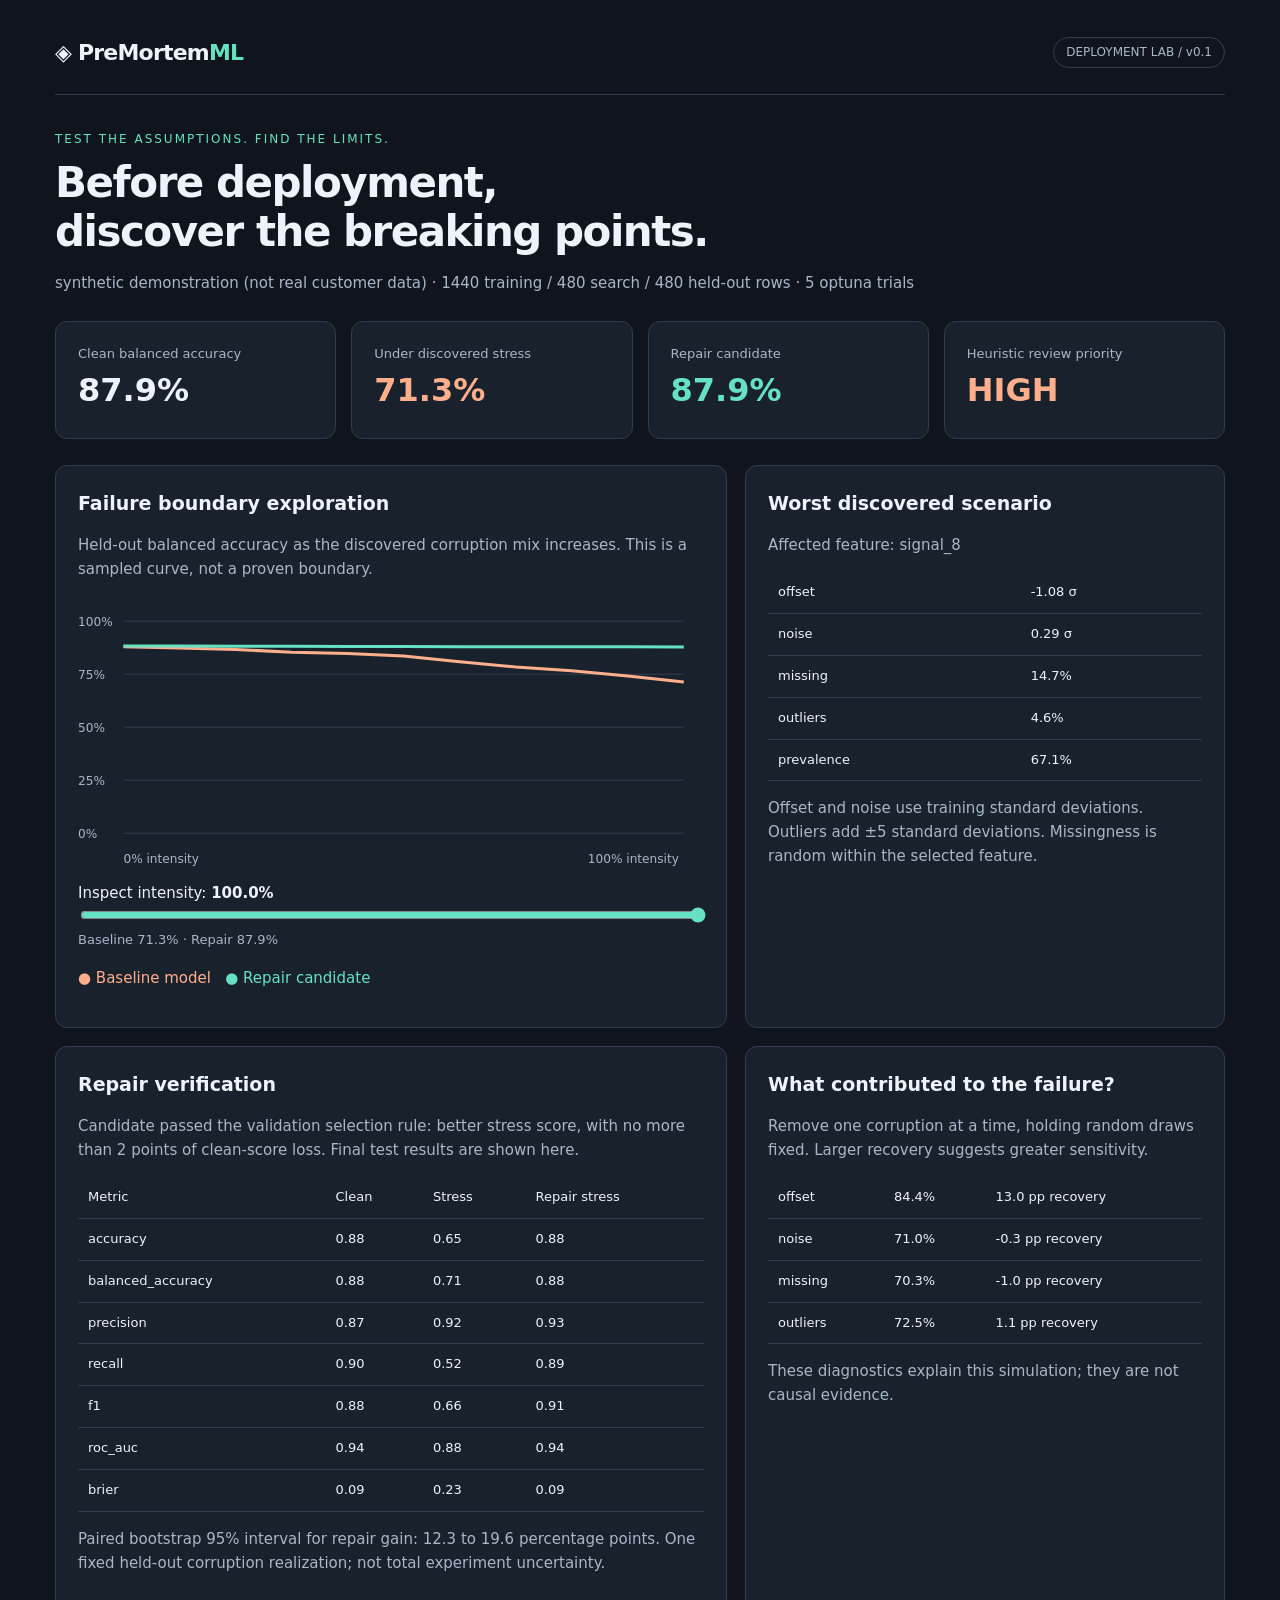
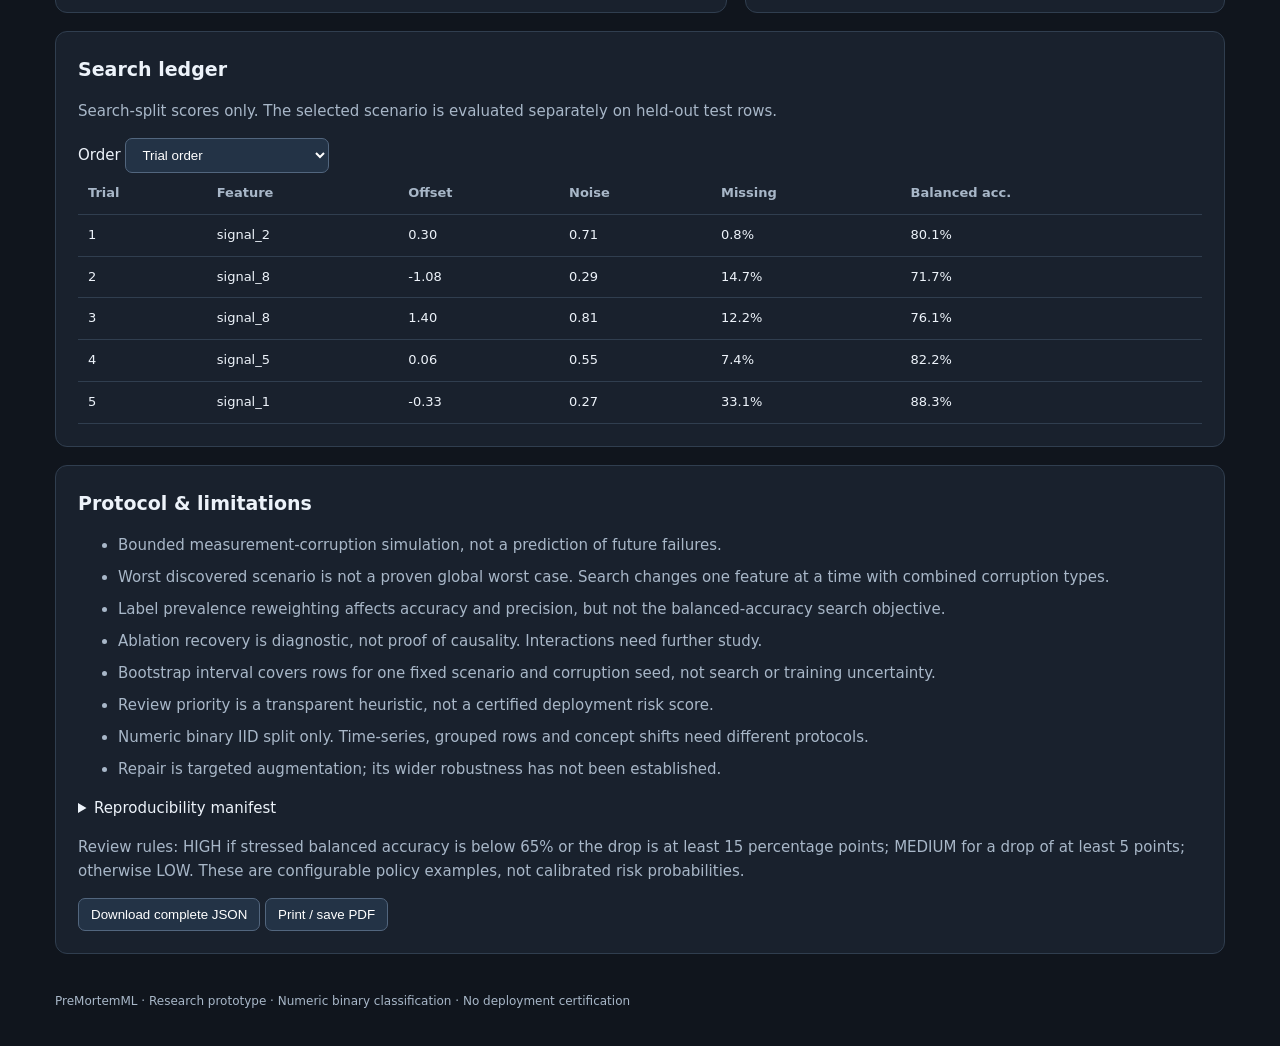
<file: reports/verified-optuna/dashboard.html>
<!doctype html><html lang="en"><meta charset="utf-8"><meta name="viewport" content="width=device-width,initial-scale=1"><title>PreMortemML · Deployment Lab</title>
<style>
:root{color-scheme:dark;--bg:#10151d;--panel:#19212d;--line:#303e4f;--muted:#a8b7c8;--teal:#66e1c2;--red:#ffaf8c}*{box-sizing:border-box}body{margin:0;background:var(--bg);color:#edf3fa;font:15px/1.6 system-ui,sans-serif}main{max-width:1240px;margin:auto;padding:35px}header{display:flex;justify-content:space-between;align-items:center;border-bottom:1px solid var(--line);padding-bottom:24px}.brand{font-size:22px;font-weight:750;letter-spacing:-.8px}.brand b{color:var(--teal)}.tag{padding:5px 12px;border:1px solid var(--line);border-radius:30px;color:var(--muted);font-size:12px}.eyebrow{color:var(--teal);font-size:12px;letter-spacing:2px;margin-top:35px}h1{font-size:42px;line-height:1.15;letter-spacing:-1.5px;margin:10px 0}h2{font-size:19px;margin:0 0 12px}p{color:var(--muted)}.cards{display:grid;grid-template-columns:repeat(4,1fr);gap:15px;margin:26px 0}.card,.panel{background:var(--panel);border:1px solid var(--line);border-radius:12px;padding:22px}.number{font-size:32px;font-weight:700}.label{color:var(--muted);font-size:13px}.teal{color:var(--teal)}.orange{color:var(--red)}.grid{display:grid;grid-template-columns:1.4fr 1fr;gap:18px}.panel{margin-bottom:18px}svg{width:100%;height:auto}table{width:100%;border-collapse:collapse;font-size:13px}td,th{padding:10px;text-align:left;border-bottom:1px solid var(--line)}th{color:var(--muted)}button,select{background:#233346;color:white;border:1px solid #52667e;border-radius:7px;padding:8px 12px;cursor:pointer}input{accent-color:var(--teal);width:100%}.scroll{overflow:auto;max-height:420px}li{color:var(--muted);margin-bottom:8px}footer{color:var(--muted);font-size:12px;padding-top:20px}.details{white-space:pre-wrap;color:var(--muted)}@media(max-width:800px){main{padding:18px}.cards{grid-template-columns:1fr 1fr}.grid{grid-template-columns:1fr}h1{font-size:32px}}@media print{body{background:white;color:black}.panel,.card{background:white;color:black;break-inside:avoid}button{display:none}p,li,.label{color:#333}}
</style><main><header><div class="brand">◈ PreMortem<b>ML</b></div><span class="tag">DEPLOYMENT LAB / v0.1</span></header>
<div class="eyebrow">TEST THE ASSUMPTIONS. FIND THE LIMITS.</div><h1>Before deployment,<br>discover the breaking points.</h1><p id="subtitle"></p>
<div class="cards" id="cards"></div><div class="grid"><section class="panel"><h2>Failure boundary exploration</h2><p>Held-out balanced accuracy as the discovered corruption mix increases. This is a sampled curve, not a proven boundary.</p><svg id="chart" viewBox="0 0 620 275" role="img" aria-label="Baseline and repair balanced accuracy by stress intensity"></svg><label for="intensity">Inspect intensity: <b id="intensitylabel"></b></label><input id="intensity" type="range" min="0" max="10" value="10"><div id="point" class="label"></div><p><span class="orange">● Baseline model</span> &nbsp; <span class="teal">● Repair candidate</span></p></section>
<section class="panel"><h2>Worst discovered scenario</h2><p id="feature"></p><table id="scenario"></table><p>Offset and noise use training standard deviations. Outliers add ±5 standard deviations. Missingness is random within the selected feature.</p></section></div>
<div class="grid"><section class="panel"><h2>Repair verification</h2><p id="decision"></p><table id="comparison"></table><p id="interval"></p></section><section class="panel"><h2>What contributed to the failure?</h2><p>Remove one corruption at a time, holding random draws fixed. Larger recovery suggests greater sensitivity.</p><table id="ablation"></table><p>These diagnostics explain this simulation; they are not causal evidence.</p></section></div>
<section class="panel"><h2>Search ledger</h2><p>Search-split scores only. The selected scenario is evaluated separately on held-out test rows.</p><label>Order <select id="sort"><option value="trial">Trial order</option><option value="balanced_accuracy">Lowest balanced accuracy</option></select></label><div class="scroll"><table><thead><tr><th>Trial</th><th>Feature</th><th>Offset</th><th>Noise</th><th>Missing</th><th>Balanced acc.</th></tr></thead><tbody id="ledger"></tbody></table></div></section>
<section class="panel"><h2>Protocol & limitations</h2><ul id="limits"></ul><details><summary>Reproducibility manifest</summary><pre class="details" id="manifest"></pre></details><p>Review rules: HIGH if stressed balanced accuracy is below 65% or the drop is at least 15 percentage points; MEDIUM for a drop of at least 5 points; otherwise LOW. These are configurable policy examples, not calibrated risk probabilities.</p><button id="download">Download complete JSON</button> <button onclick="window.print()">Print / save PDF</button></section><footer>PreMortemML · Research prototype · Numeric binary classification · No deployment certification</footer></main>
<script id="result" type="application/json">{"version": "0.2.0", "source": "synthetic demonstration (not real customer data)", "seed": 42, "trials": 5, "backend": "optuna", "data_sha256": "b39f24f8fbc1a2dcbfa2efe95723df6b2d7873b2e6db9dbf216881054d16ed2d", "environment": {"python": "3.13.0", "sklearn": "1.8.0", "numpy": "2.5.3", "pandas": "2.3.3", "optuna": "4.9.0"}, "split_rows": {"train": 1440, "search": 480, "test": 480}, "feature_scale": {"signal_1": 1.0038607105444792, "signal_2": 1.708042377493252, "signal_3": 2.7864580464321866, "signal_4": 1.817002770370551, "signal_5": 1.8058866510197145, "signal_6": 1.937727434472272, "signal_7": 1.632739525773565, "signal_8": 1.6069831772687708}, "worst_scenario": {"feature": "signal_8", "offset": -1.0815184180438746, "noise": 0.29214464853521815, "missing": 0.1465447373174767, "outliers": 0.0456069984217036, "prevalence": 0.6711055768358083}, "baseline": {"accuracy": 0.8791666666666667, "balanced_accuracy": 0.8791666666666667, "precision": 0.8669354838709677, "recall": 0.8958333333333334, "f1": 0.8811475409836066, "roc_auc": 0.9415104166666668, "brier": 0.09237792041150913, "confusion_matrix": [[207, 33], [25, 215]]}, "stressed": {"accuracy": 0.646887334328761, "balanced_accuracy": 0.7133333333333335, "precision": 0.9197180230972346, "recall": 0.519166666666667, "f1": 0.6634676783468884, "roc_auc": 0.8773923611111115, "brier": 0.23278594436789907, "confusion_matrix": [[143.26641073032218, 14.602912388490115], [154.8911671337045, 167.23950974748348]]}, "repair_clean": {"accuracy": 0.8833333333333333, "balanced_accuracy": 0.8833333333333333, "precision": 0.8650793650793651, "recall": 0.9083333333333333, "f1": 0.8861788617886179, "roc_auc": 0.941579861111111, "brier": 0.09199931965703582, "confusion_matrix": [[206, 34], [22, 218]]}, "repair_stressed": {"accuracy": 0.8837405793243777, "balanced_accuracy": 0.8787500000000001, "precision": 0.9306516910082564, "recall": 0.8933333333333346, "f1": 0.9116070731281976, "roc_auc": 0.9410659722222225, "brier": 0.09285236445514307, "confusion_matrix": [[136.42540672850708, 21.4439163903053], [34.36060553399337, 287.77007134719497]]}, "repair_selected_on_validation": true, "validation": {"baseline_stress": 0.7249049462664285, "repair_stress": 0.8790604003541732, "baseline_clean": 0.8769857115574924, "repair_clean": 0.8831750551224847}, "repair_delta_ci95": [0.12286458333333324, 0.1958854166666667], "drop_pp": 16.583333333333318, "review_priority": "HIGH", "history": [{"trial": 1, "feature": "signal_2", "offset": 0.3033450352296265, "noise": 0.7080725777960455, "missing": 0.008233797718320978, "outliers": 0.09699098521619944, "prevalence": 0.6994655844802531, "accuracy": 0.7892339669722831, "balanced_accuracy": 0.8008154076749019, "precision": 0.9134595132956213, "recall": 0.7717842323651478, "f1": 0.8366285100786154, "roc_auc": 0.8592163058386437, "brier": 0.161583822532808, "confusion_matrix": [[119.71077973840922, 24.545739711068887], [76.62195614223516, 259.12152440828737]]}, {"trial": 2, "feature": "signal_8", "offset": -1.0815184180438746, "noise": 0.29214464853521815, "missing": 0.1465447373174767, "outliers": 0.0456069984217036, "prevalence": 0.6711055768358083, "accuracy": 0.6593154847535714, "balanced_accuracy": 0.7173735655132903, "precision": 0.9081808846795996, "recall": 0.5477178423236534, "f1": 0.6832200839940935, "roc_auc": 0.8614732894668324, "brier": 0.22825653910293472, "confusion_matrix": [[140.0347133940933, 17.834609724719353], [145.69395759356667, 176.43671928762208]]}, {"trial": 3, "feature": "signal_8", "offset": 1.396896099223678, "noise": 0.8083973481164611, "missing": 0.12184550766934828, "outliers": 0.009767211400638388, "prevalence": 0.6105398159072942, "accuracy": 0.8046510035086235, "balanced_accuracy": 0.7609825402061379, "precision": 0.7749340589956306, "recall": 0.9585062240663902, "f1": 0.8569431211000968, "roc_auc": 0.8753219095238922, "brier": 0.1531487218086679, "confusion_matrix": [[105.33349916214458, 81.60738920235457], [12.160129113506278, 280.89898252199384]]}, {"trial": 4, "feature": "signal_5", "offset": 0.06020406353343244, "noise": 0.5467102793432796, "missing": 0.07394178221021082, "outliers": 0.09695846277645587, "prevalence": 0.6650796940166688, "accuracy": 0.8224493646362743, "balanced_accuracy": 0.8215159985416417, "precision": 0.900300083161591, "recall": 0.8243430152143846, "f1": 0.8606456190427035, "roc_auc": 0.8659814695856993, "brier": 0.13982005297526343, "confusion_matrix": [[131.61387087010294, 29.14787600189658], [56.07642897269179, 263.1618241553097]]}, {"trial": 5, "feature": "signal_1", "offset": -0.3339681309315541, "noise": 0.2713490317738959, "missing": 0.3314950036607718, "outliers": 0.035675332669358926, "prevalence": 0.3685607058124285, "accuracy": 0.8780108806381824, "balanced_accuracy": 0.8832502879100913, "precision": 0.7941148959303236, "recall": 0.9031811894882433, "f1": 0.8451423997251927, "roc_auc": 0.9274813798850673, "brier": 0.10219726713944854, "confusion_matrix": [[261.66421630266615, 41.426644907368704], [17.128132386303722, 159.78100640366242]]}], "ablations": [{"component_removed": "offset", "balanced_accuracy": 0.8437500000000003, "recovery_pp": 13.041666666666686}, {"component_removed": "noise", "balanced_accuracy": 0.7104166666666668, "recovery_pp": -0.29166666666666785}, {"component_removed": "missing", "balanced_accuracy": 0.7033333333333331, "recovery_pp": -1.0000000000000342}, {"component_removed": "outliers", "balanced_accuracy": 0.7245833333333335, "recovery_pp": 1.1249999999999982}], "failure_curve": [{"intensity": 0.0, "baseline": 0.8791666666666668, "repair": 0.8833333333333335}, {"intensity": 0.1, "baseline": 0.8741666666666669, "repair": 0.8829166666666669}, {"intensity": 0.2, "baseline": 0.8666666666666669, "repair": 0.8825000000000003}, {"intensity": 0.30000000000000004, "baseline": 0.854166666666667, "repair": 0.8820833333333337}, {"intensity": 0.4, "baseline": 0.8479166666666671, "repair": 0.8808333333333337}, {"intensity": 0.5, "baseline": 0.8358333333333337, "repair": 0.8804166666666671}, {"intensity": 0.6000000000000001, "baseline": 0.8091666666666673, "repair": 0.8795833333333336}, {"intensity": 0.7000000000000001, "baseline": 0.7841666666666672, "repair": 0.8791666666666668}, {"intensity": 0.8, "baseline": 0.7666666666666672, "repair": 0.8795833333333334}, {"intensity": 0.9, "baseline": 0.7420833333333337, "repair": 0.8791666666666668}, {"intensity": 1.0, "baseline": 0.7133333333333335, "repair": 0.8787500000000001}], "limitations": ["Bounded measurement-corruption simulation, not a prediction of future failures.", "Worst discovered scenario is not a proven global worst case. Search changes one feature at a time with combined corruption types.", "Label prevalence reweighting affects accuracy and precision, but not the balanced-accuracy search objective.", "Ablation recovery is diagnostic, not proof of causality. Interactions need further study.", "Bootstrap interval covers rows for one fixed scenario and corruption seed, not search or training uncertainty.", "Review priority is a transparent heuristic, not a certified deployment risk score.", "Numeric binary IID split only. Time-series, grouped rows and concept shifts need different protocols.", "Repair is targeted augmentation; its wider robustness has not been established."]}</script><script>
const r=JSON.parse(document.getElementById('result').textContent),$=id=>document.getElementById(id),pct=x=>(100*x).toFixed(1)+'%',fixed=x=>Number(x).toFixed(2);
function cell(row,value,tag='td'){const e=document.createElement(tag);e.textContent=value;row.append(e)}
function row(id,values){const tr=document.createElement('tr');values.forEach(v=>cell(tr,v));$(id).append(tr)}
$('subtitle').textContent=`${r.source} · ${r.split_rows.train} training / ${r.split_rows.search} search / ${r.split_rows.test} held-out rows · ${r.trials} ${r.backend} trials`;
[['Clean balanced accuracy',pct(r.baseline.balanced_accuracy),''],['Under discovered stress',pct(r.stressed.balanced_accuracy),'orange'],['Repair candidate',pct(r.repair_stressed.balanced_accuracy),'teal'],['Heuristic review priority',r.review_priority,'orange']].forEach(([a,b,c])=>{const d=document.createElement('div');d.className='card';const l=document.createElement('div');l.className='label';l.textContent=a;const n=document.createElement('div');n.className='number '+c;n.textContent=b;d.append(l,n);$('cards').append(d)});
$('feature').textContent='Affected feature: '+r.worst_scenario.feature;Object.entries(r.worst_scenario).filter(([k])=>k!=='feature').forEach(([k,v])=>row('scenario',[k,k==='offset'||k==='noise'?fixed(v)+' σ':pct(v)]));
row('comparison',['Metric','Clean','Stress','Repair stress']);for(const k of ['accuracy','balanced_accuracy','precision','recall','f1','roc_auc','brier'])row('comparison',[k,...[r.baseline,r.stressed,r.repair_stressed].map(m=>fixed(m[k]))]);
$('decision').textContent=r.repair_selected_on_validation?'Candidate passed the validation selection rule: better stress score, with no more than 2 points of clean-score loss. Final test results are shown here.':'Candidate did not pass the validation selection rule. Keep the baseline; the candidate remains visible for honest comparison.';
$('interval').textContent='Paired bootstrap 95% interval for repair gain: '+r.repair_delta_ci95.map(x=>(100*x).toFixed(1)).join(' to ')+' percentage points. One fixed held-out corruption realization; not total experiment uncertainty.';
r.ablations.forEach(a=>row('ablation',[a.component_removed,pct(a.balanced_accuracy),a.recovery_pp.toFixed(1)+' pp recovery']));
function ledger(){ $('ledger').replaceChildren();[...r.history].sort((a,b)=>a[$('sort').value]-b[$('sort').value]).forEach(a=>row('ledger',[a.trial,a.feature,fixed(a.offset),fixed(a.noise),pct(a.missing),pct(a.balanced_accuracy)]))} $('sort').onchange=ledger;ledger();
r.limitations.forEach(t=>{const li=document.createElement('li');li.textContent=t;$('limits').append(li)});$('manifest').textContent=JSON.stringify({seed:r.seed,backend:r.backend,trials:r.trials,data_sha256:r.data_sha256,environment:r.environment,split_rows:r.split_rows},null,2);
const ns='http://www.w3.org/2000/svg';function svg(tag,attrs,text){const e=document.createElementNS(ns,tag);Object.entries(attrs).forEach(([k,v])=>e.setAttribute(k,v));if(text)e.textContent=text;$('chart').append(e)}
for(let v=0;v<=1;v+=.25){svg('line',{x1:45,y1:235-v*210,x2:600,y2:235-v*210,stroke:'#303e4f'});svg('text',{x:0,y:240-v*210,fill:'#a8b7c8','font-size':12},Math.round(v*100)+'%')}
for(const [key,color] of [['baseline','#ffaf8c'],['repair','#66e1c2']])svg('polyline',{points:r.failure_curve.map(p=>(45+p.intensity*555)+','+(235-p[key]*210)).join(' '),fill:'none',stroke:color,'stroke-width':3});svg('text',{x:45,y:264,fill:'#a8b7c8','font-size':12},'0% intensity');svg('text',{x:505,y:264,fill:'#a8b7c8','font-size':12},'100% intensity');
function inspect(){const p=r.failure_curve[+$('intensity').value];$('intensitylabel').textContent=pct(p.intensity);$('point').textContent=`Baseline ${pct(p.baseline)} · Repair ${pct(p.repair)}`} $('intensity').oninput=inspect;inspect();
$('download').onclick=()=>{const a=document.createElement('a'),u=URL.createObjectURL(new Blob([JSON.stringify(r,null,2)],{type:'application/json'}));a.href=u;a.download='premortem-results.json';a.click();setTimeout(()=>URL.revokeObjectURL(u),1000)};
</script></html>
</file>
